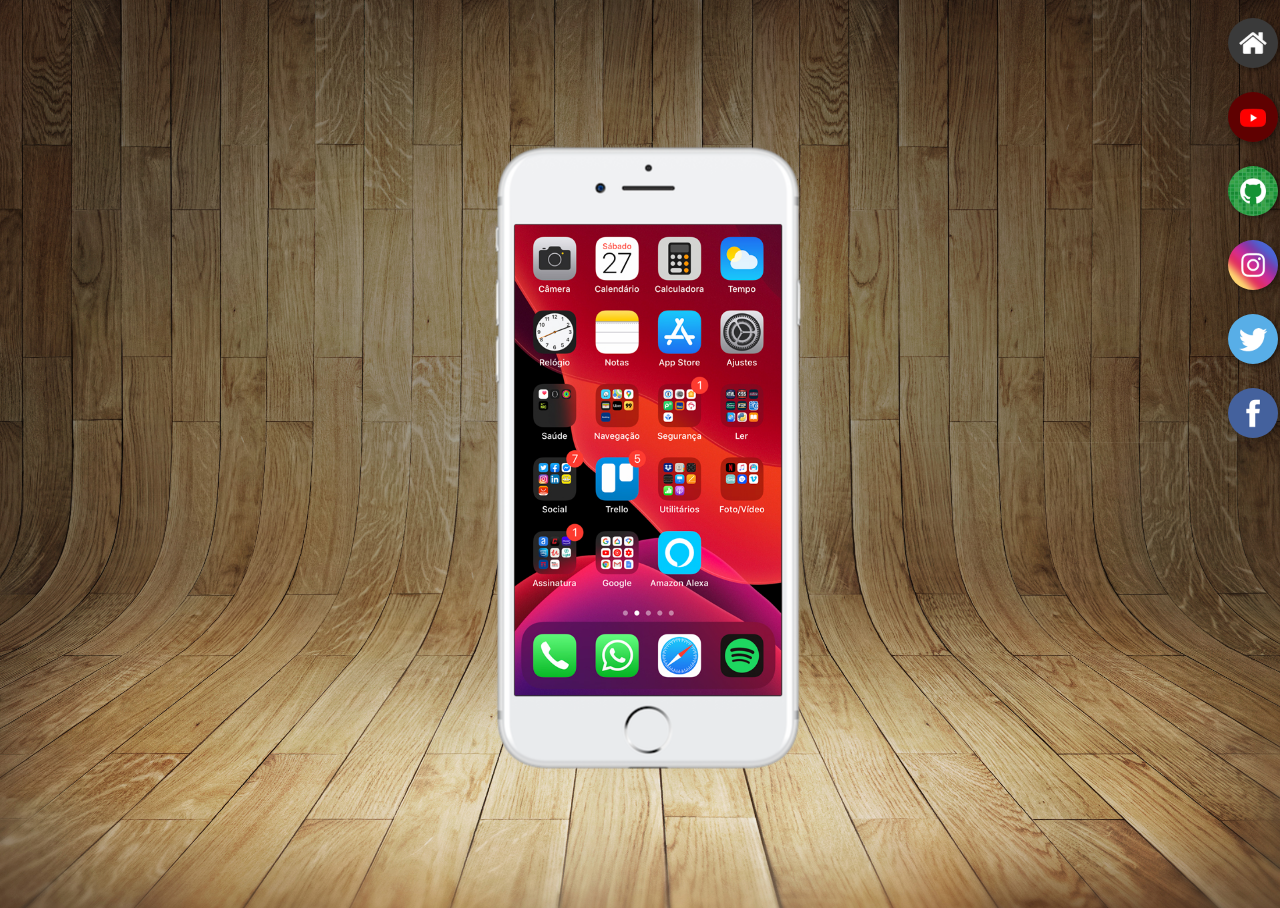
<file: index.html>
<!DOCTYPE html>
<html lang="pt-br">

<head>
    <meta charset="UTF-8">
    <meta http-equiv="X-UA-Compatible" content="IE=edge">
    <meta name="viewport" content="width=device-width, initial-scale=1.0">
    <link rel="shortcut icon" href="favicon.ico" type="image/x-icon">
    <link rel="stylesheet" href="estilos/style.css">
    <title>Projetos Redes Sociais</title>

</head>

<body>
    <main>
        <section id="telefone">
            <iframe src="home.html" frameborder="0" name="tela" id="tela"></iframe>
        </section>

        <section id="redes-sociais">
            <a href="home.html" target="tela"><img src="imagens/logo-home.jpg" alt="home"></a> <br>
            <a href="youtube.html" target="tela"><img src="imagens/logo-youtube.jpg" alt=" youtube"></a><br>
            <a href="github.html" target="tela"><img src="imagens/logo-github.jpg" alt="gitHub"></a><br>
            <a href="instagram.html" target="tela"><img src="imagens/logo-instagram.jpg" alt=" instagram"></a><br>
            <a href="twitter.html" target="tela"><img src="imagens/logo-twitter.jpg" alt="twitter"></a><br>
            <a href="facebook.html" target="tela"><img src="imagens/logo-facebook.jpg" alt="facebook"></a>

        </section>

    </main>
</body>

</html>
</file>
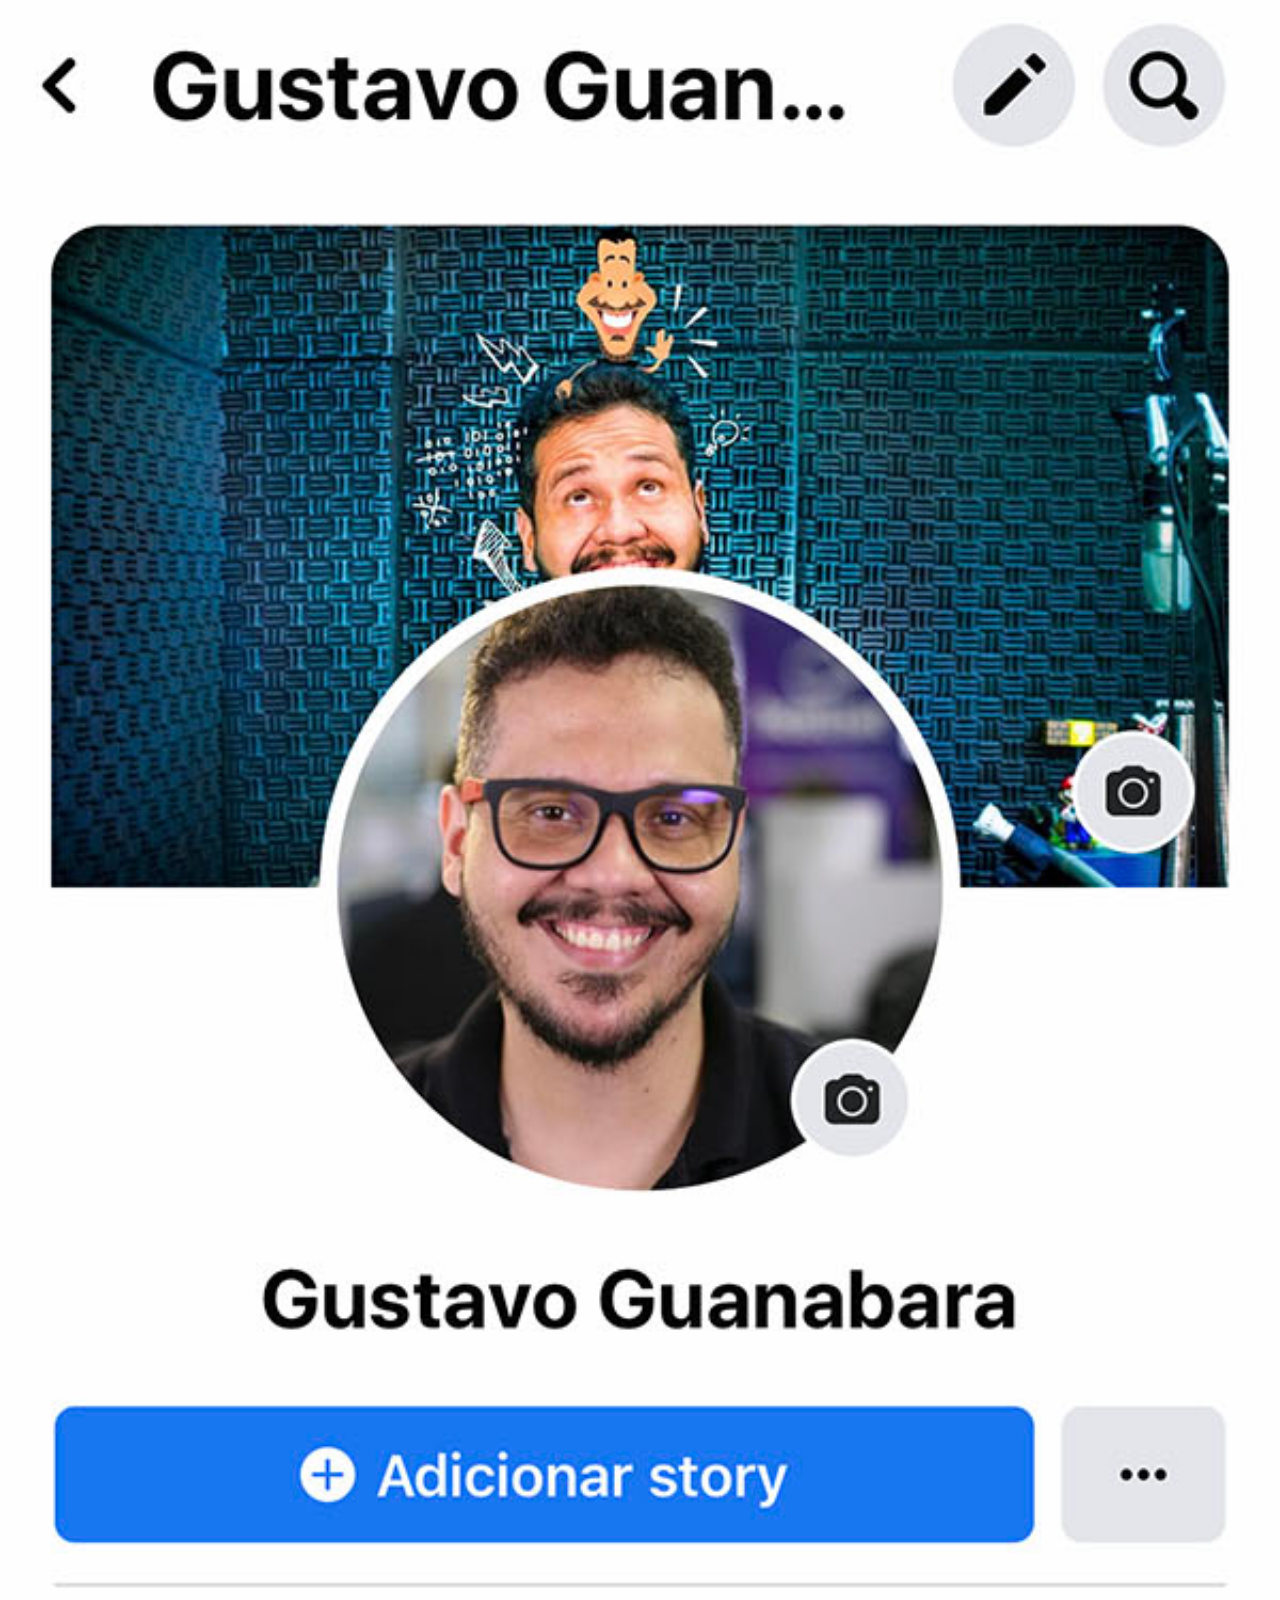
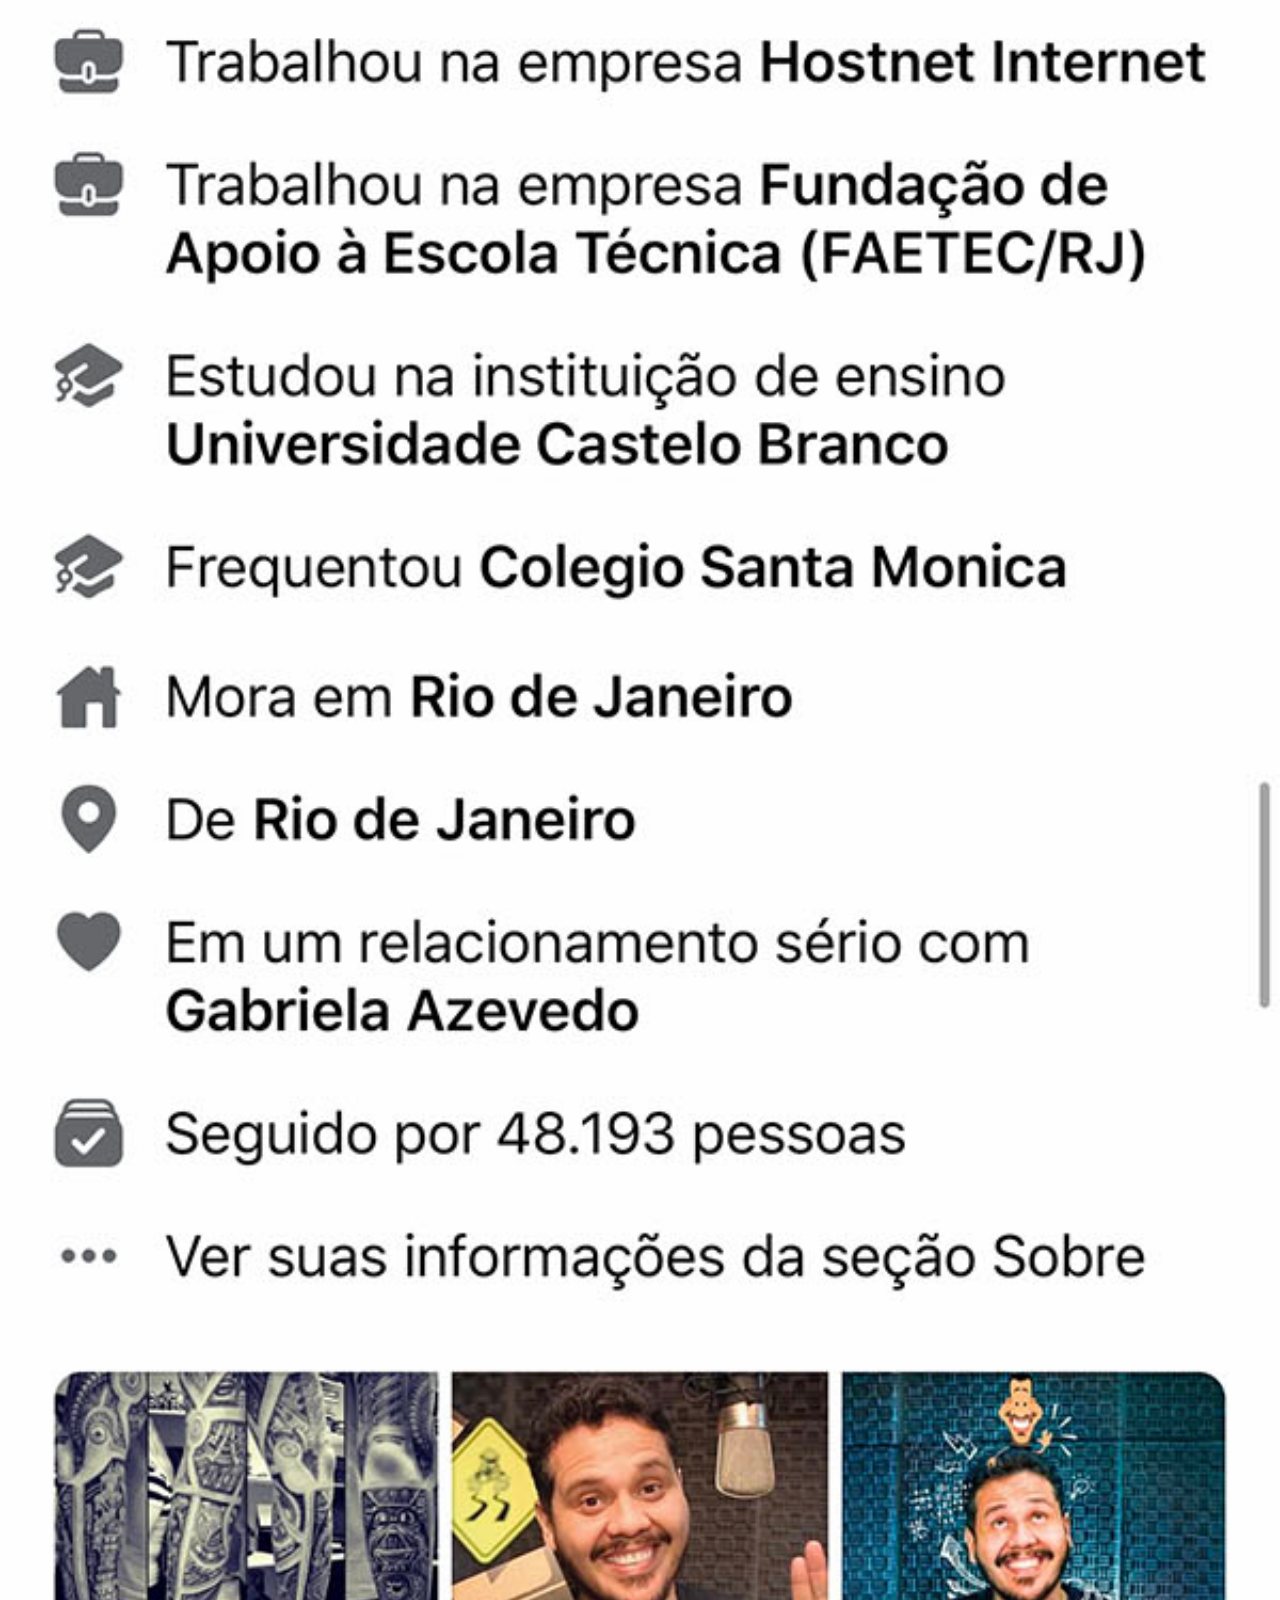
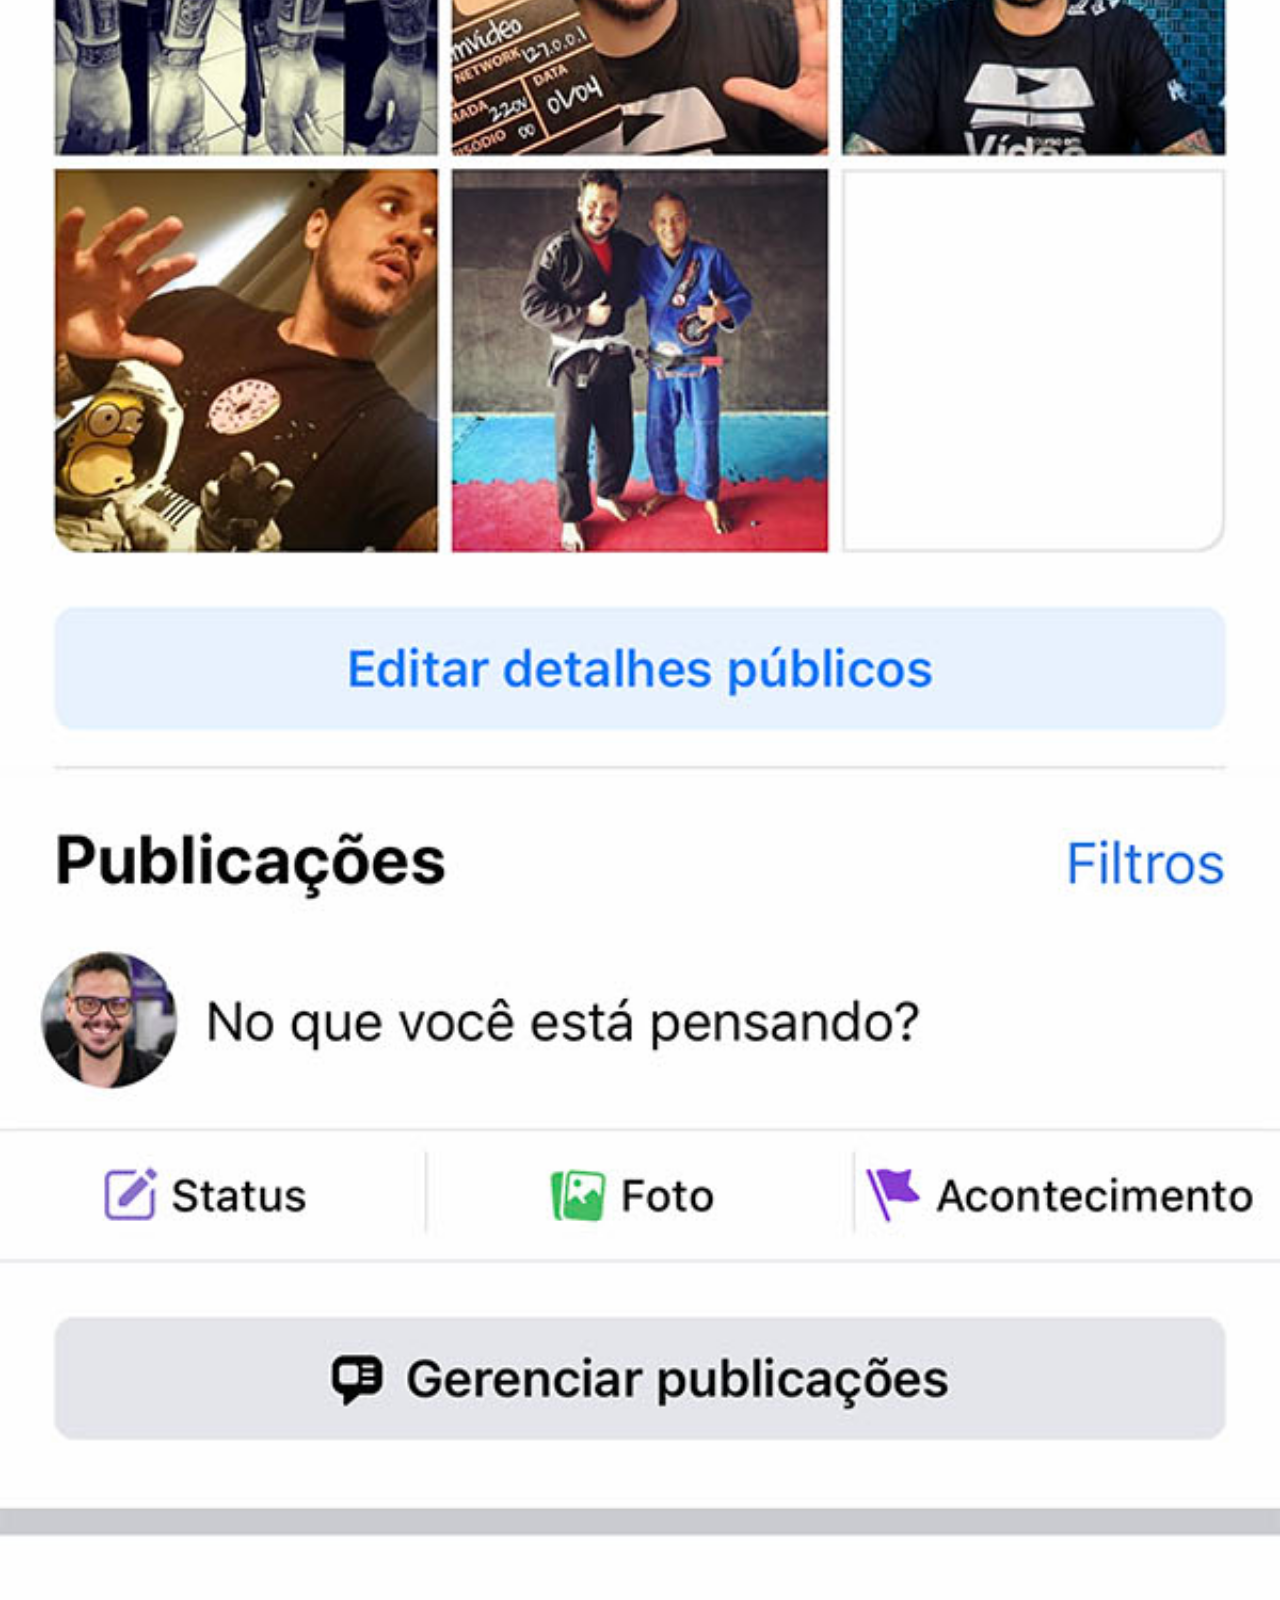
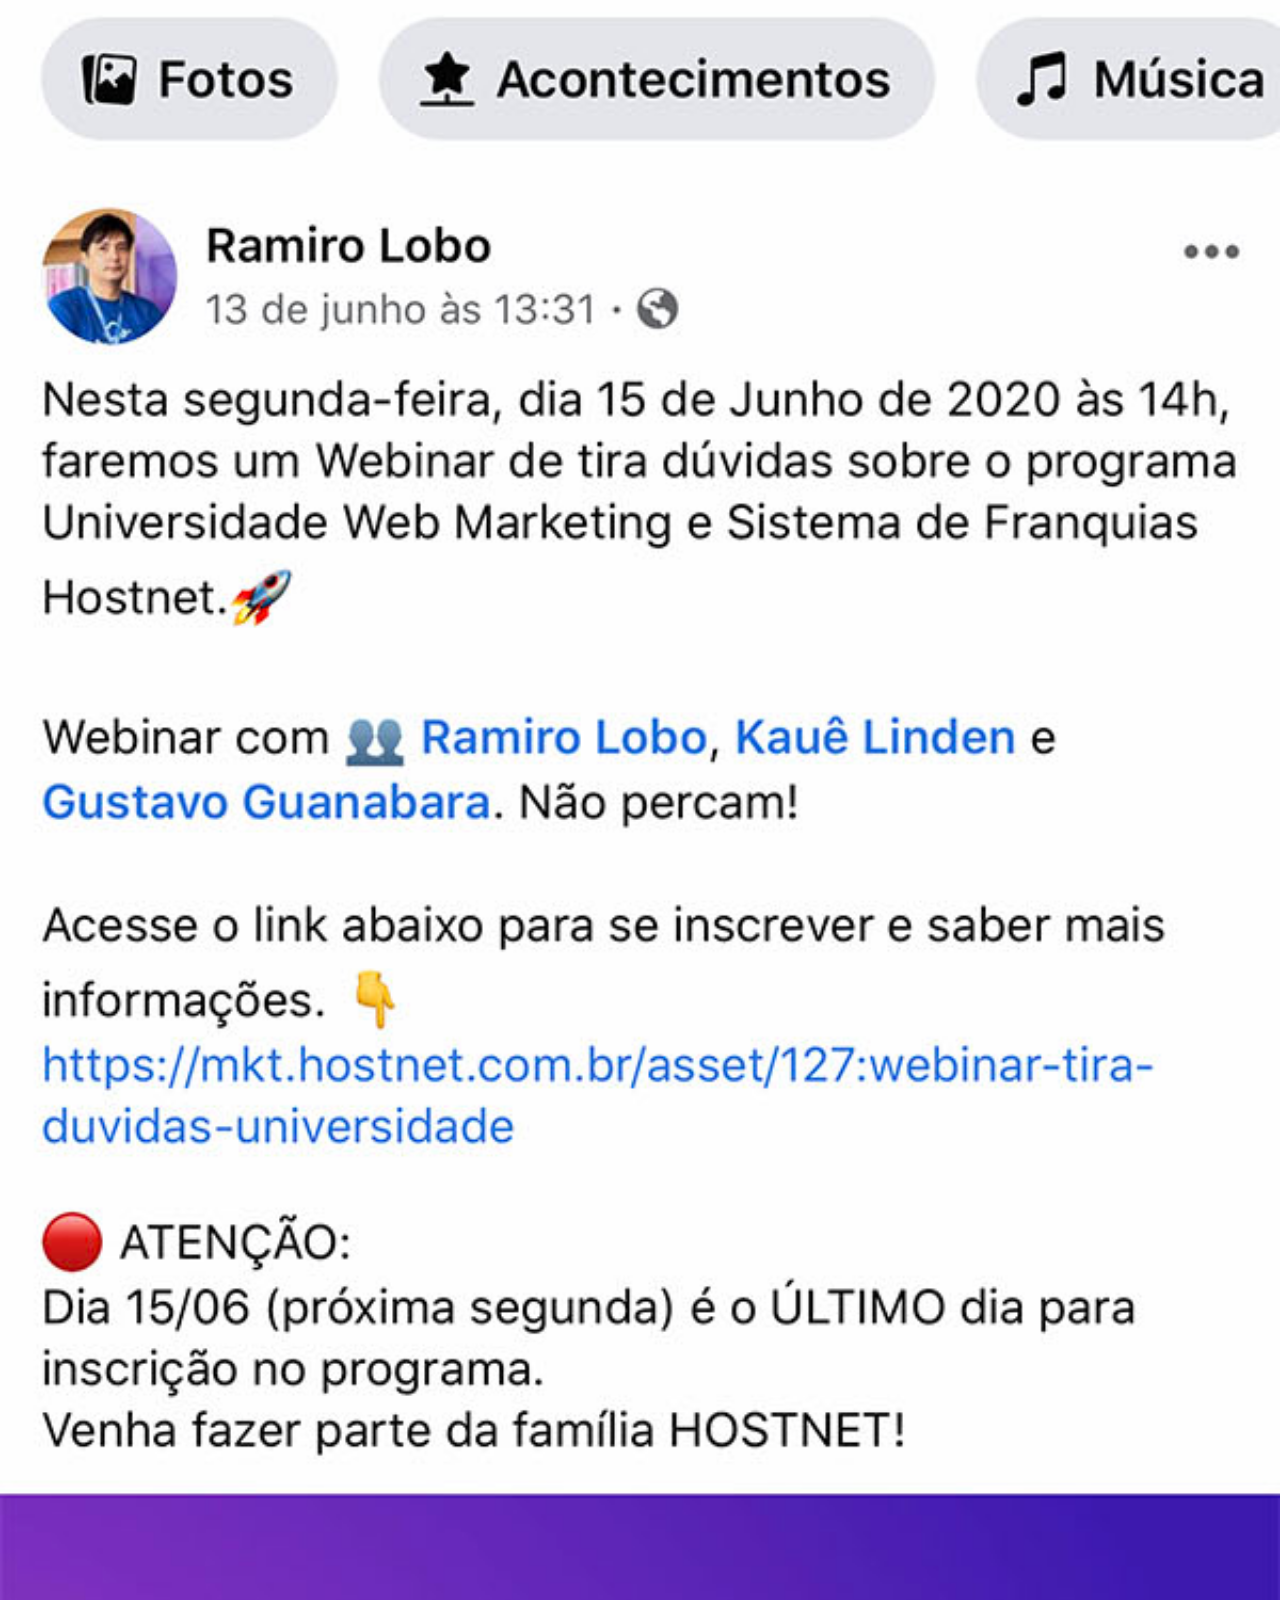
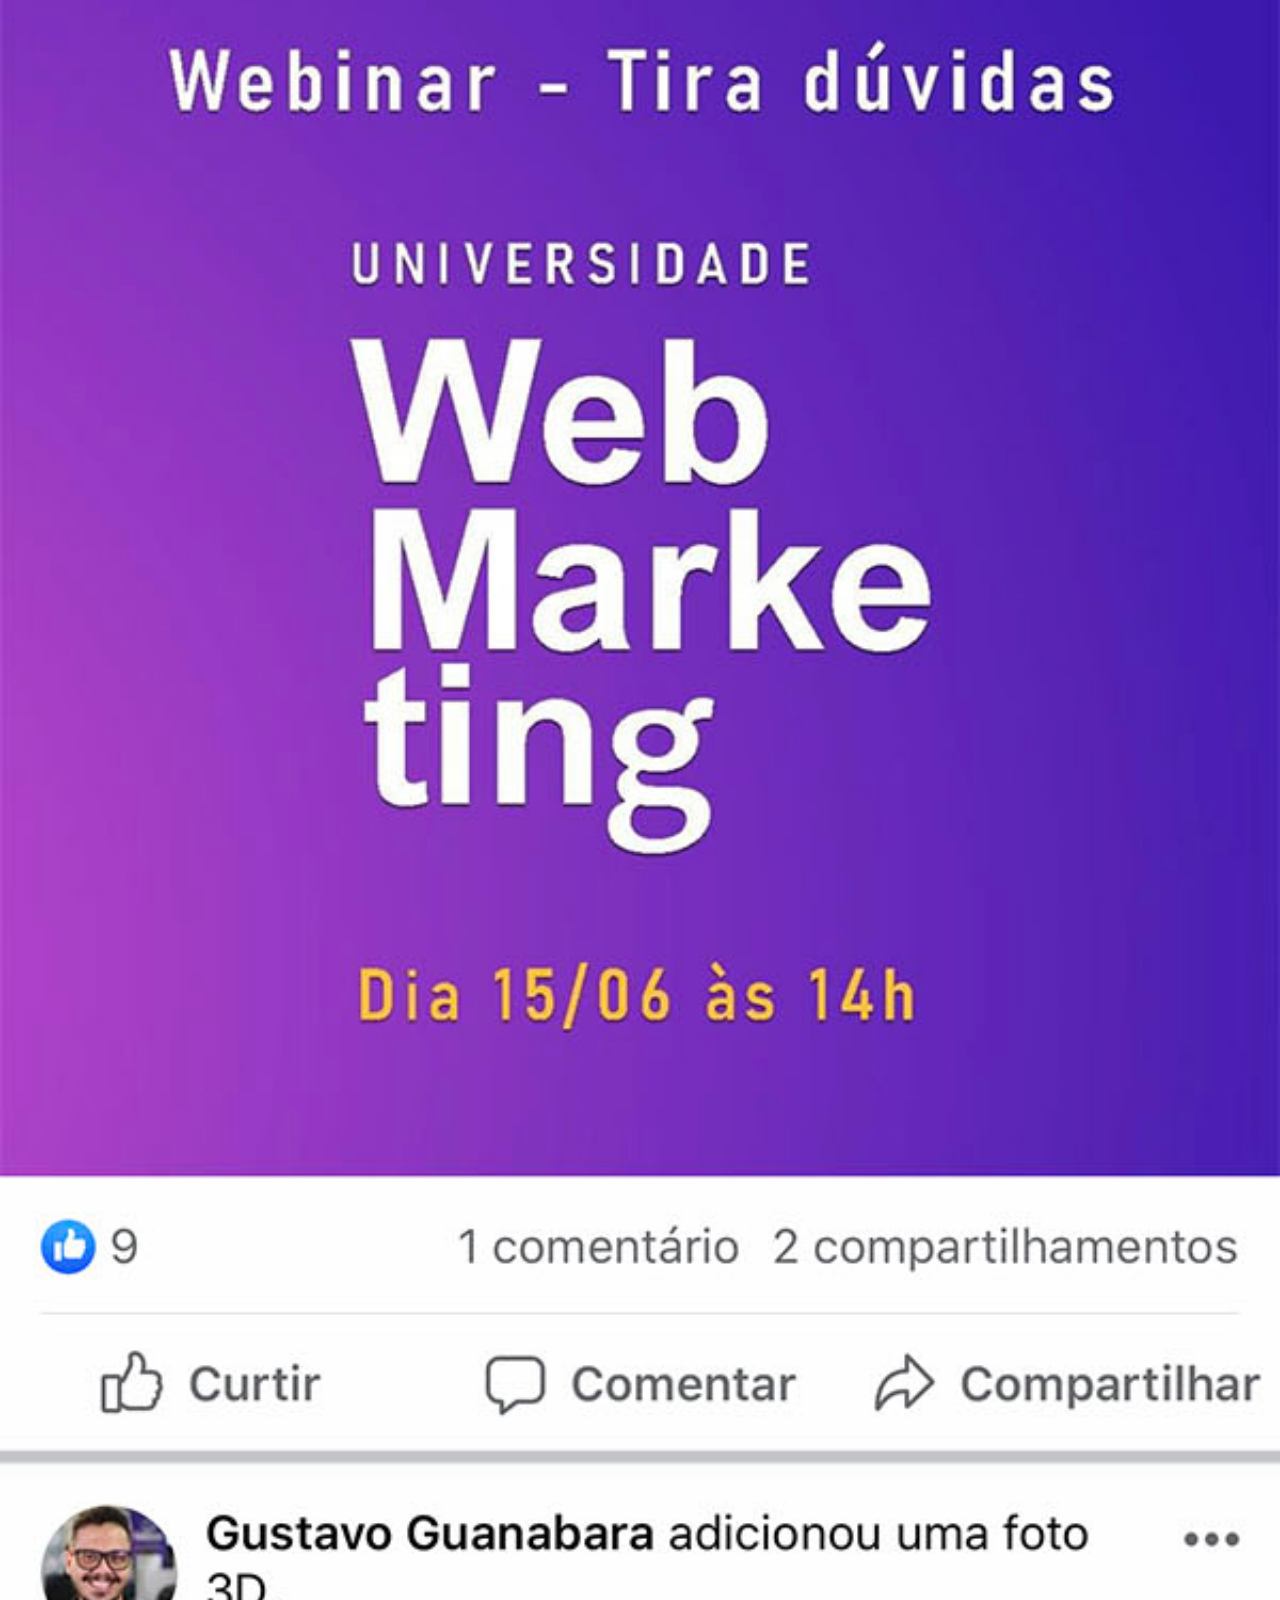
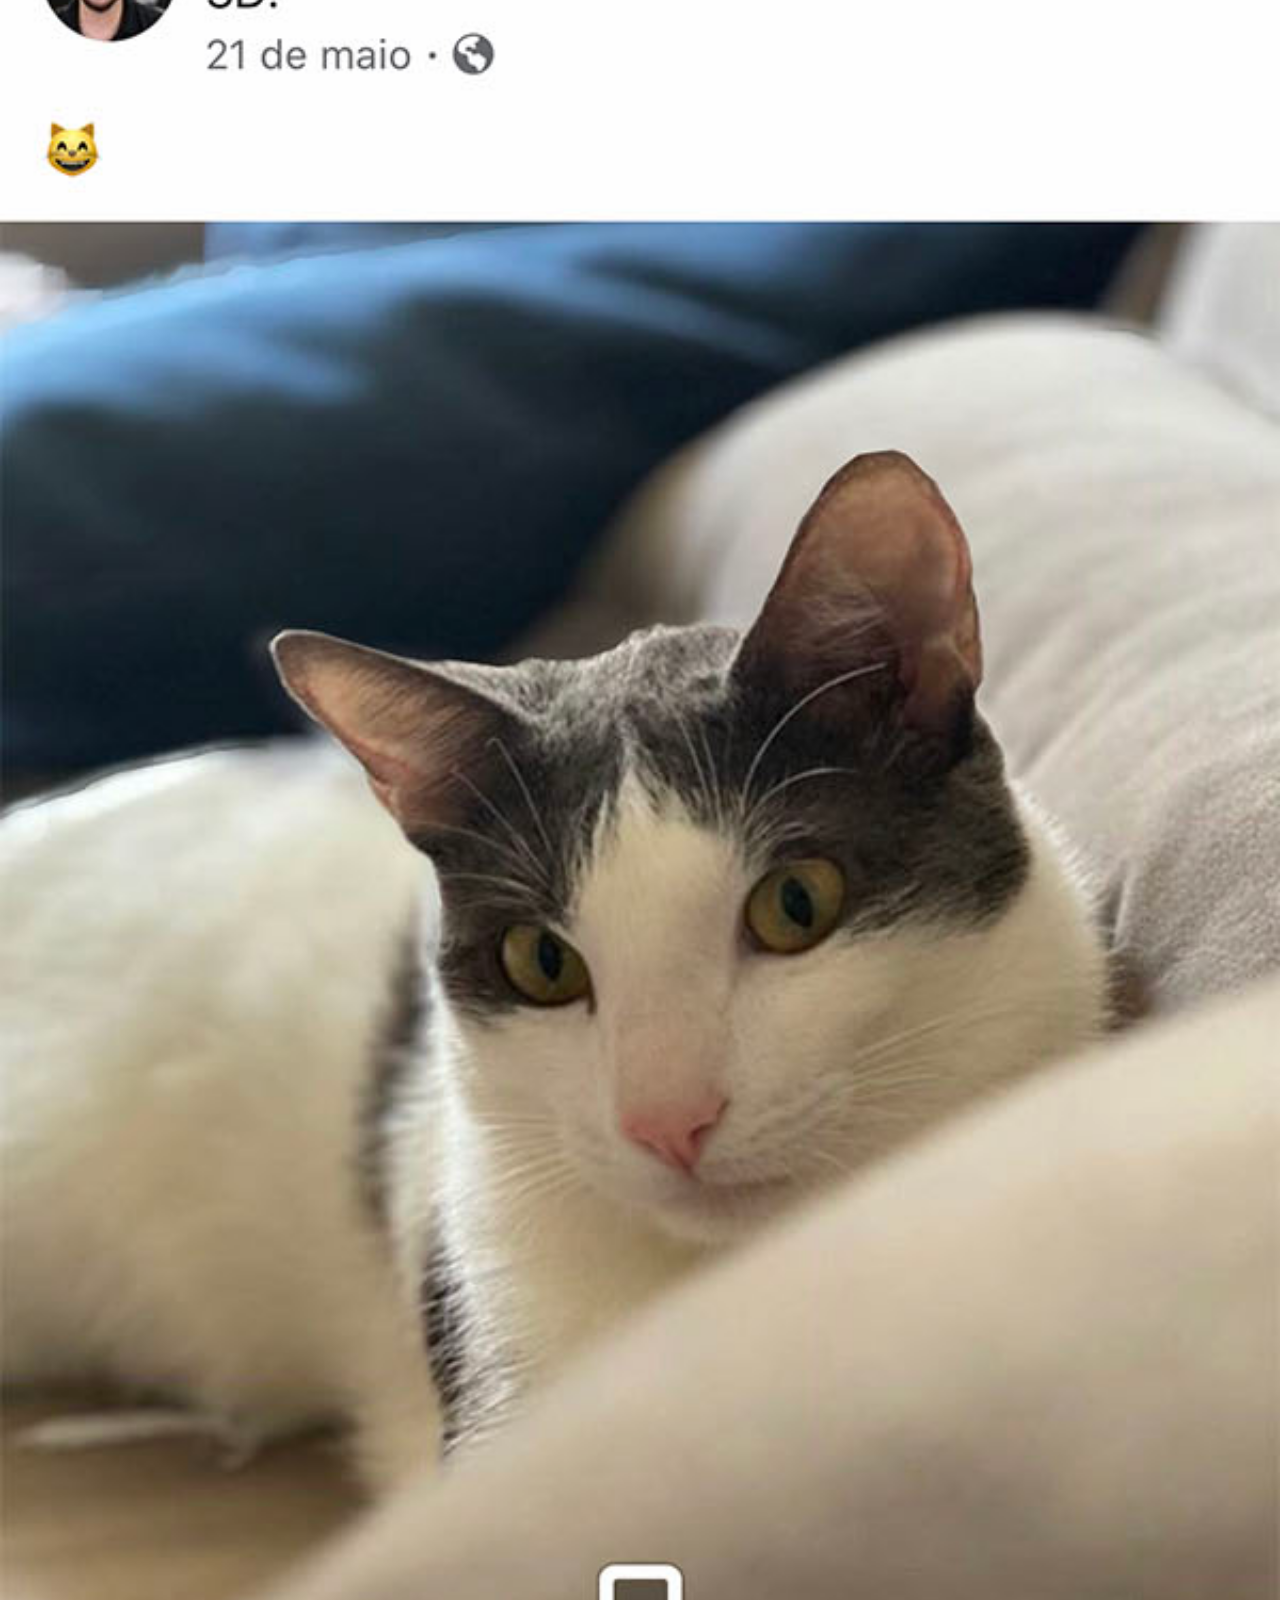
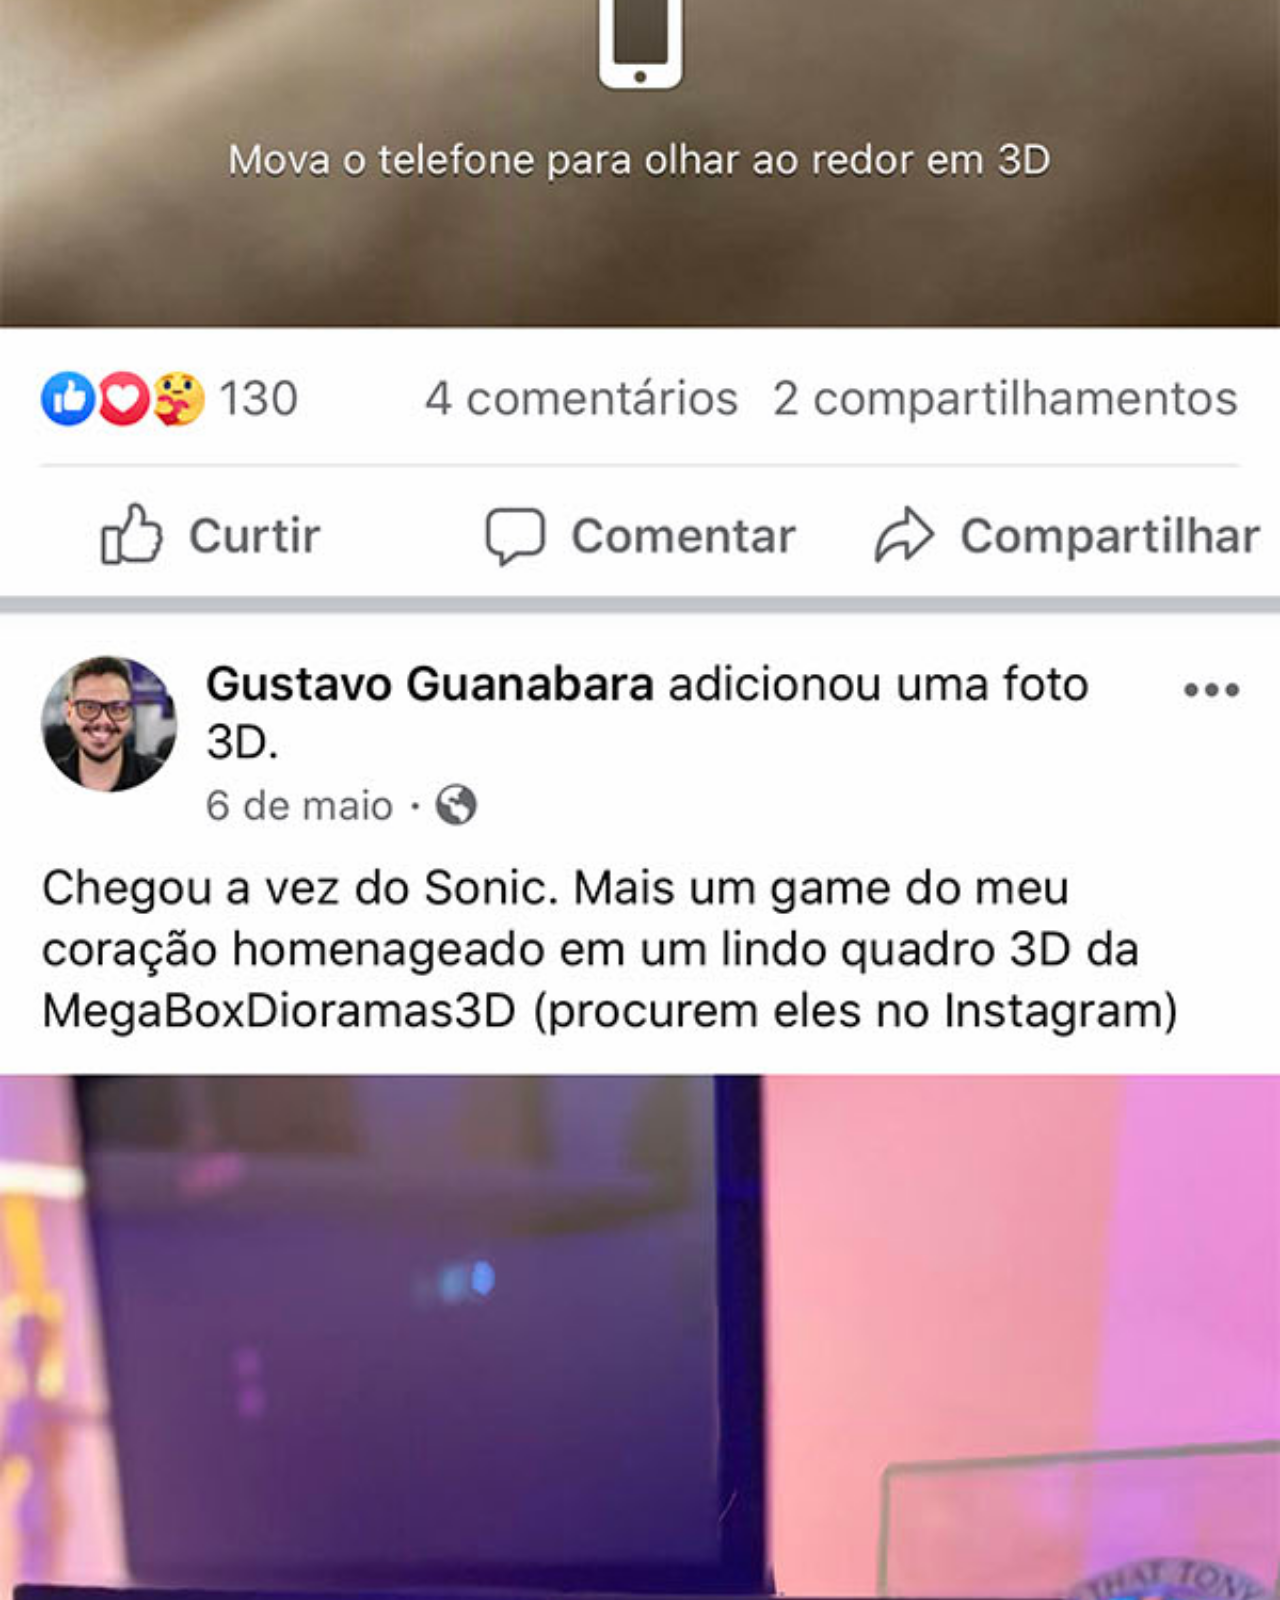
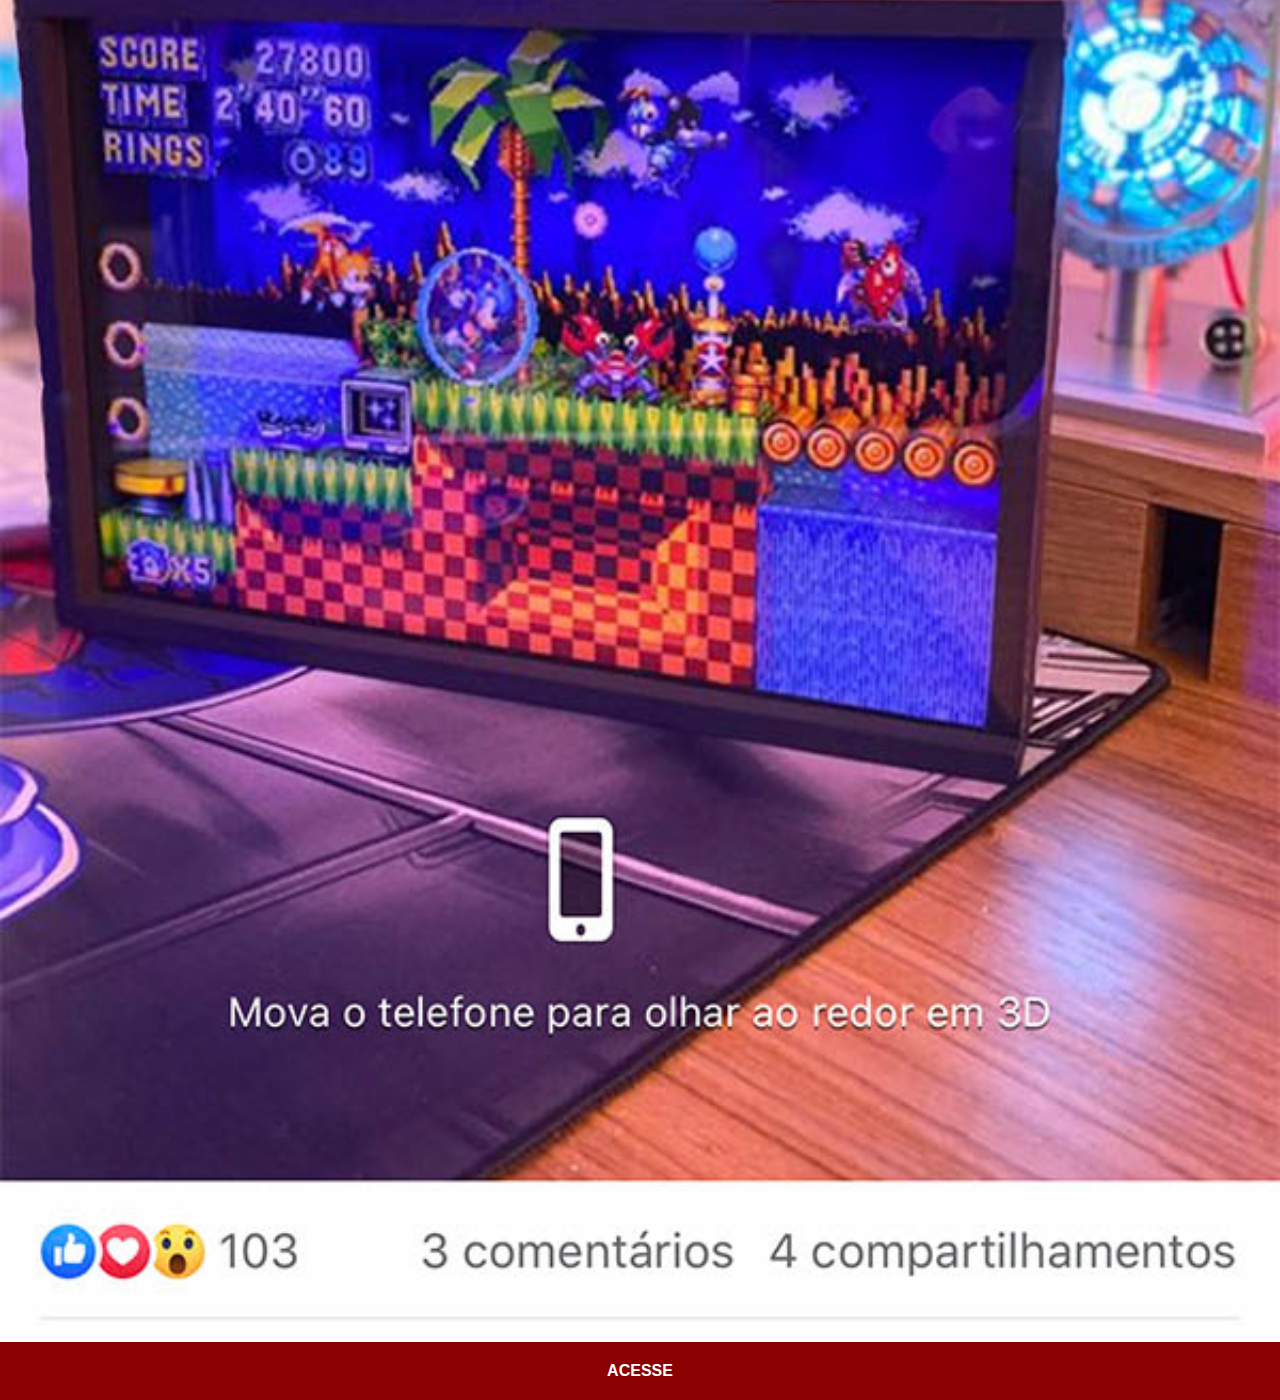
<file: facebook.html>
<!DOCTYPE html>
<html lang="pt-br">
<head>
    <meta charset="UTF-8">
    <meta http-equiv="X-UA-Compatible" content="IE=edge">
    <meta name="viewport" content="width=device-width, initial-scale=1.0">
    <title>Facebook</title>
    <link rel="stylesheet" href="estilos/social.css">
</head>
<body style="margin: 0;">
    <img src="imagens/tela-facebook.jpg" alt="facebook">
    <a href="https://www.facebook.com/joyce.almeida.528/" target="_blank">ACESSE</a>
    
</body>
</html>
</file>
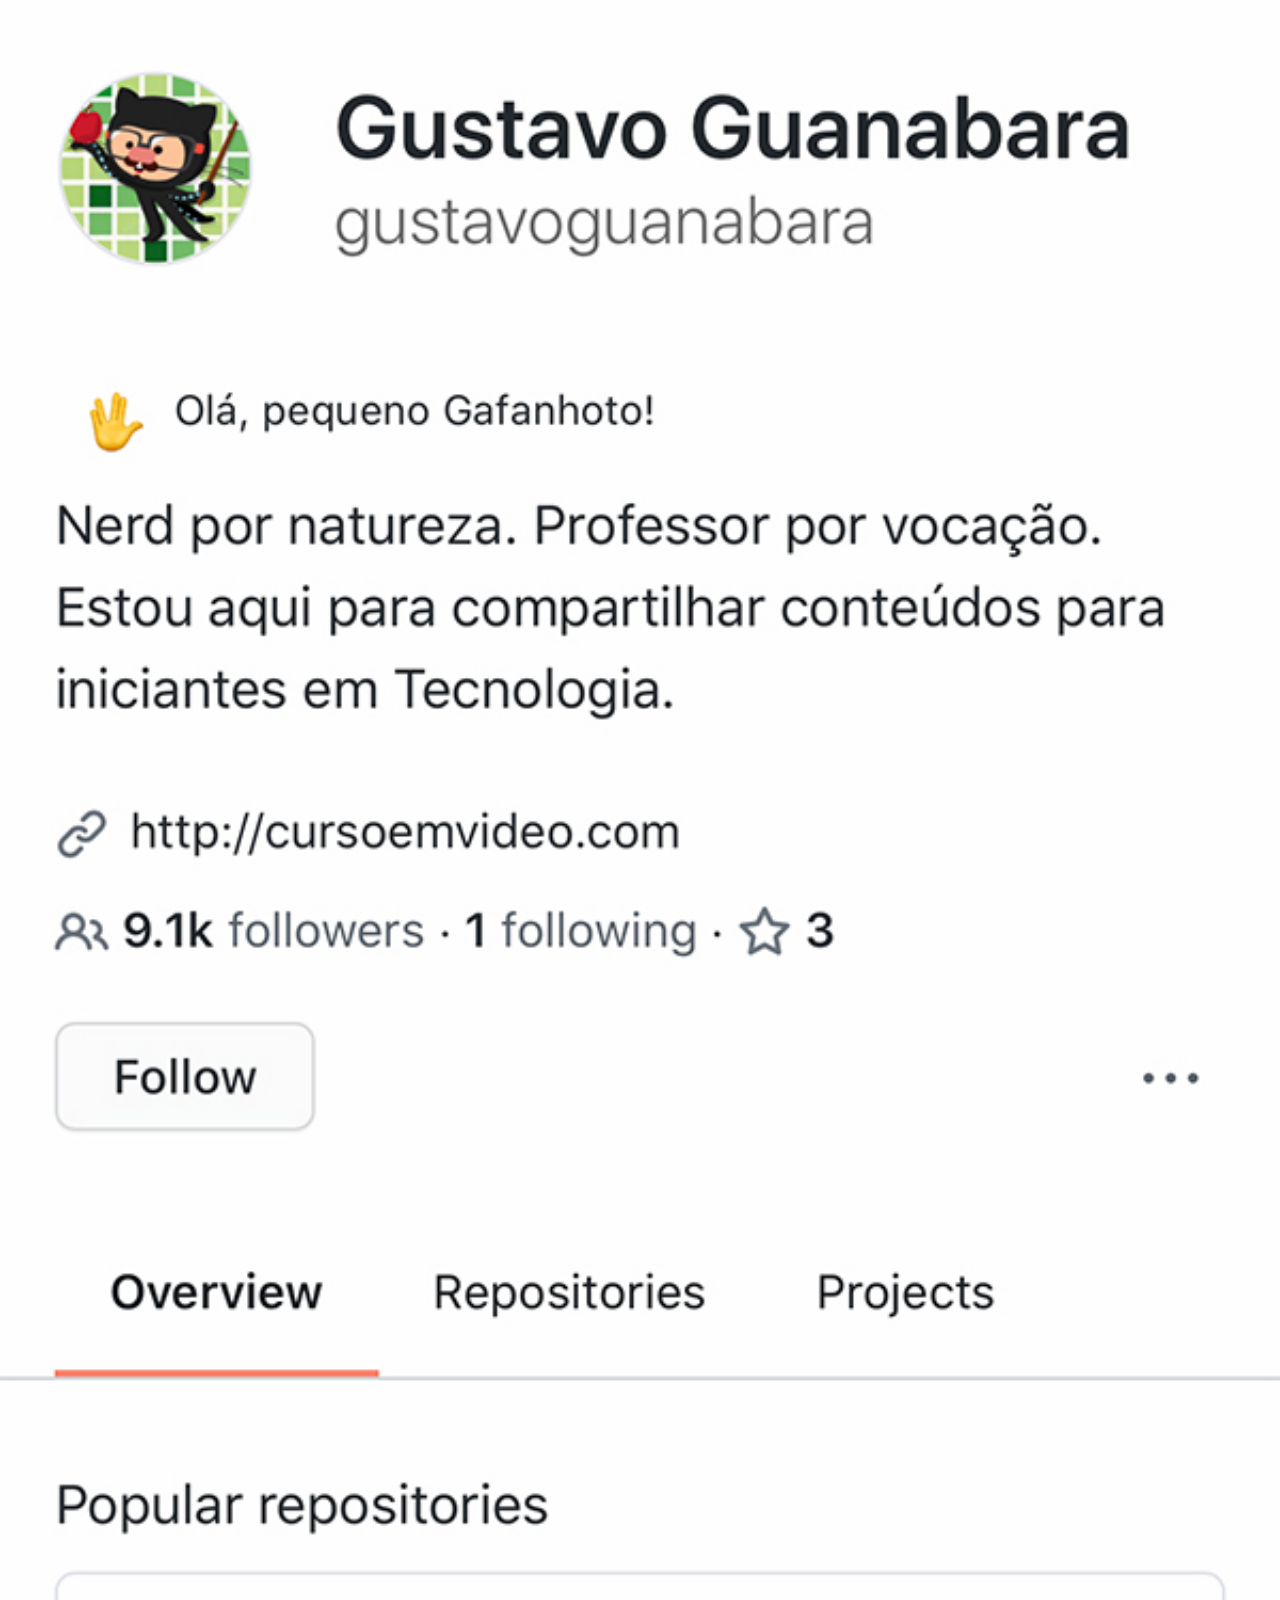
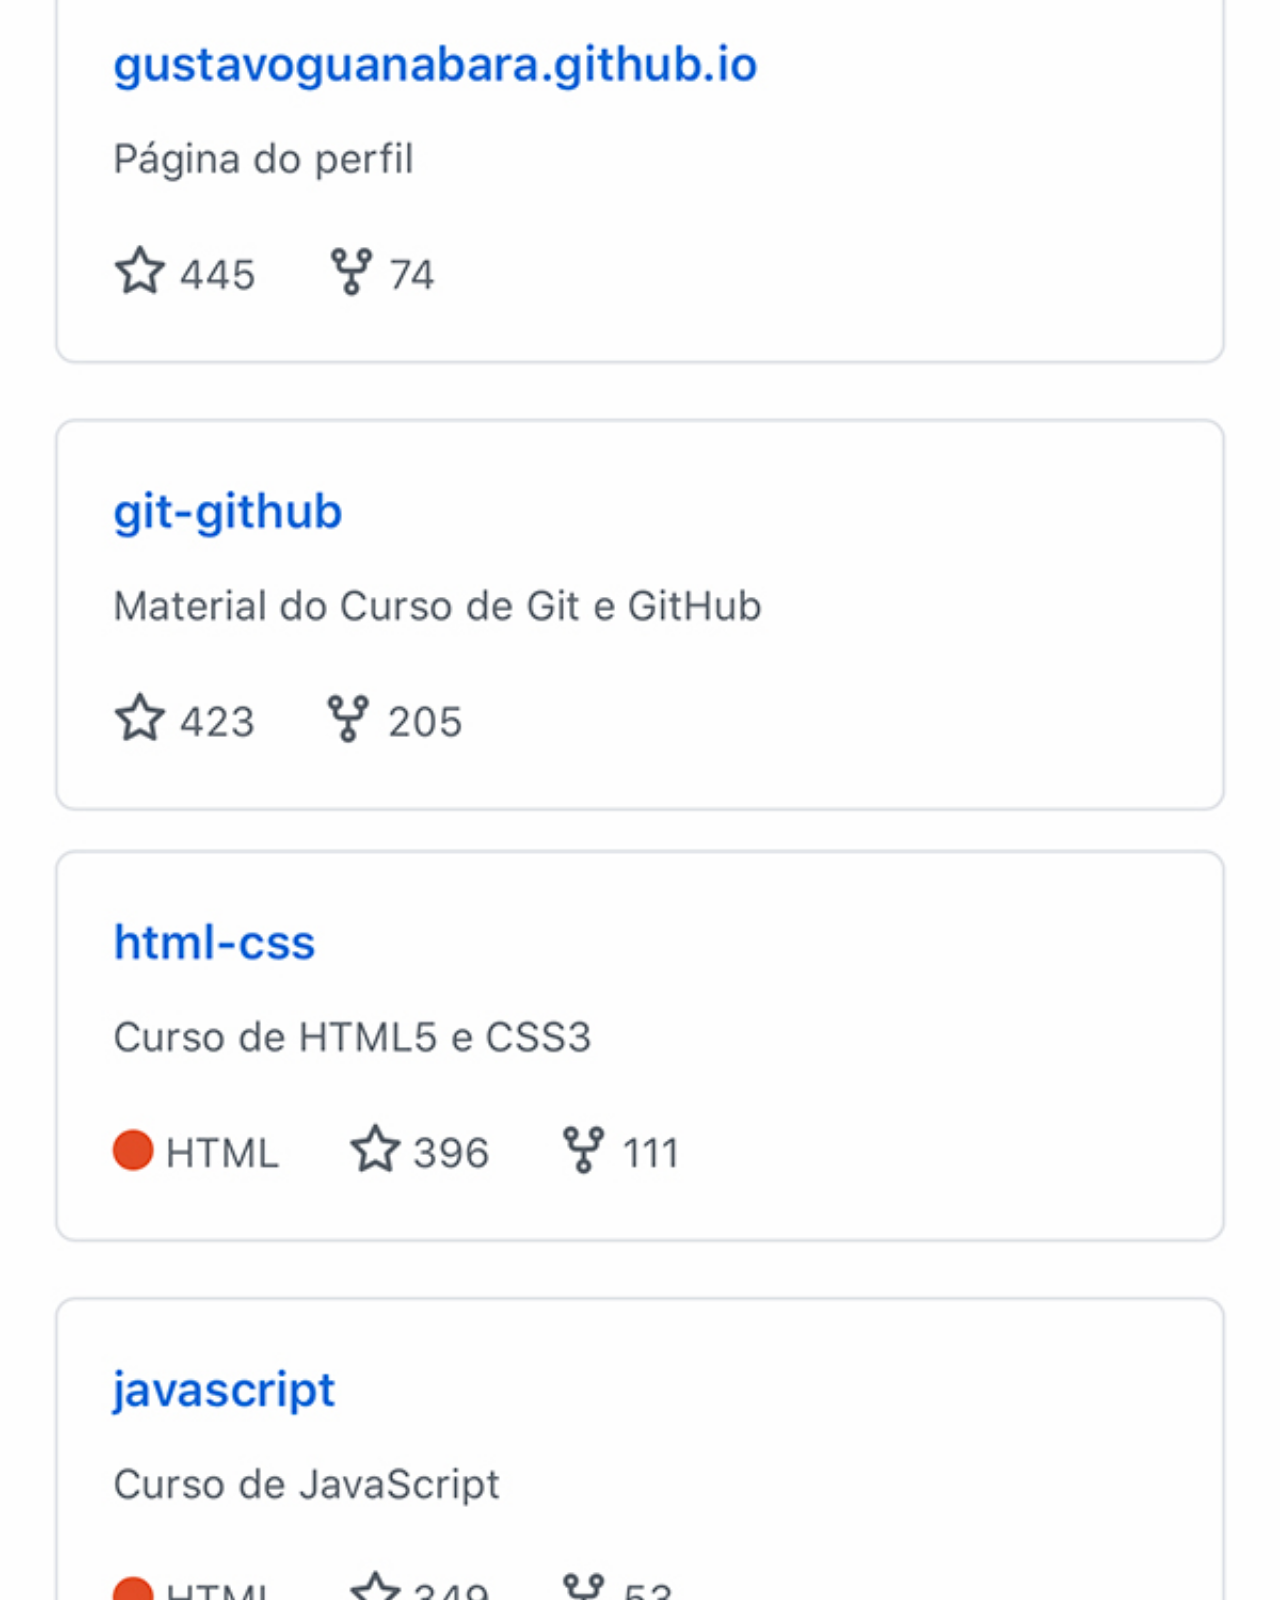
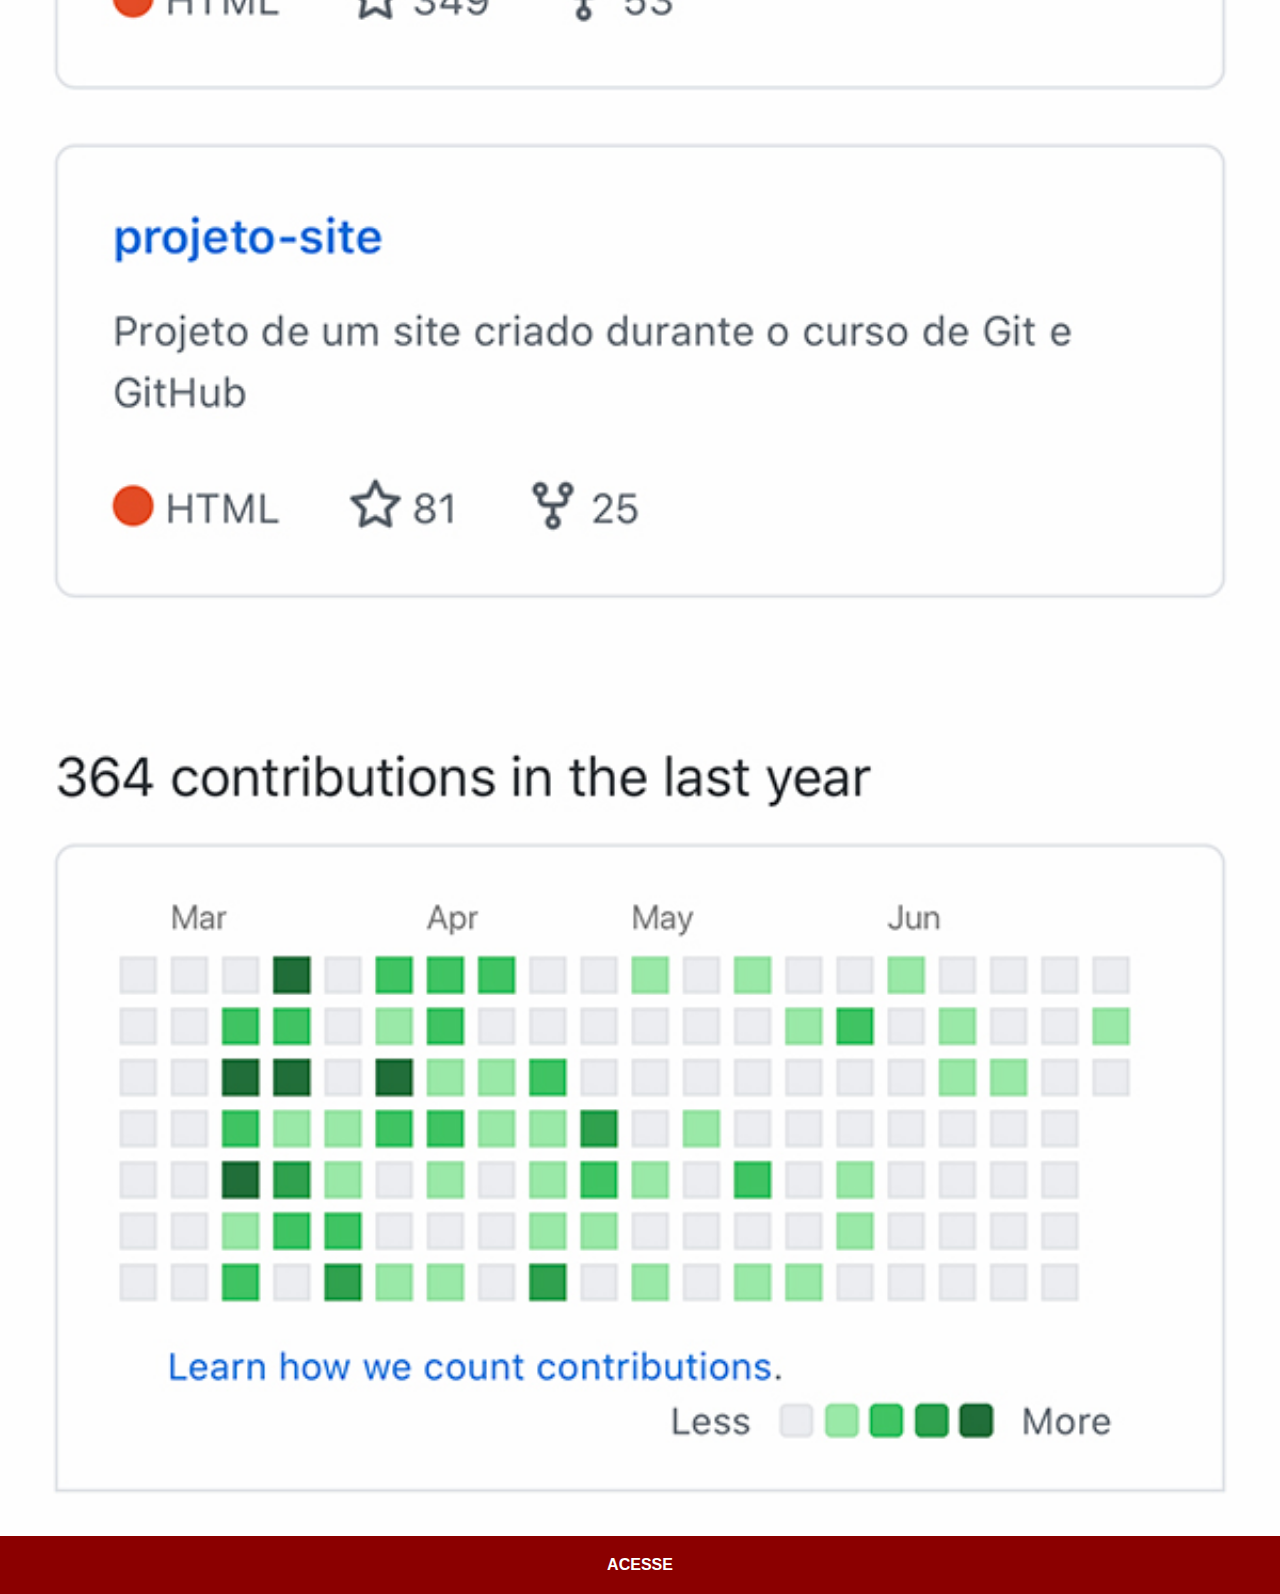
<file: github.html>
<!DOCTYPE html>
<html lang="pt-br">
<head>
    <meta charset="UTF-8">
    <meta http-equiv="X-UA-Compatible" content="IE=edge">
    <meta name="viewport" content="width=device-width, initial-scale=1.0">
    <title>Github</title>
    <link rel="stylesheet" href="estilos/social.css">
</head>
<body style="margin: 0;">
    <img src="imagens/tela-github.jpg" alt="github">
    <a href="https://github.com/JoyceAlmeidas" target="_blank">ACESSE</a>
</body>
</html>
</file>
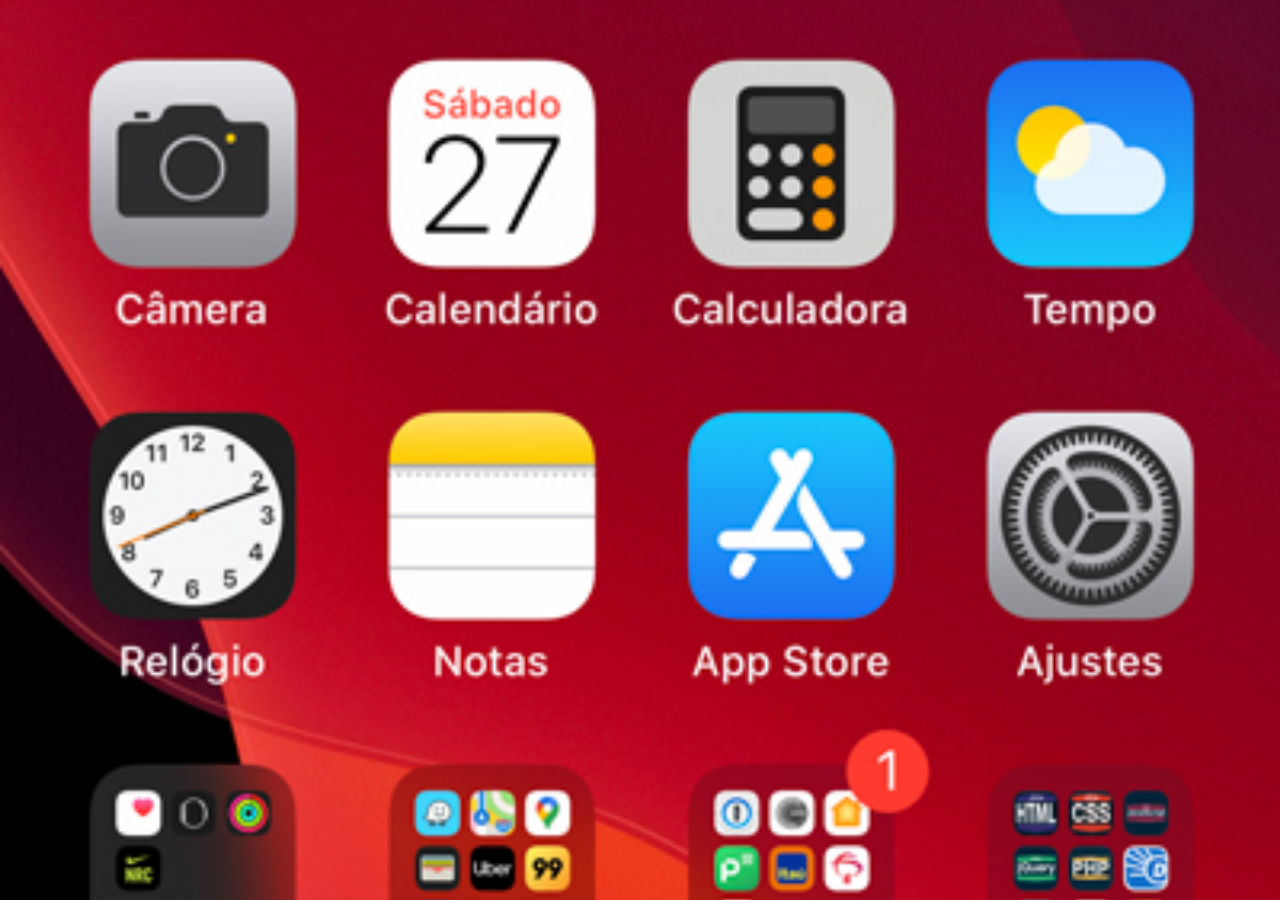
<file: home.html>
<!DOCTYPE html>
<html lang="pt-br">
<head>
    <meta charset="UTF-8">
    <meta http-equiv="X-UA-Compatible" content="IE=edge">
    <meta name="viewport" content="width=device-width, initial-scale=1.0">
    <title>Home</title>
</head>
<style>
    *{
        margin: 0px;
        padding: 0px;
    }
    body{
        width:100vw;
        height: 100vh;
        background:black url('imagens/tela-home.jpg') no-repeat top center ;
        background-size: cover;

    }
</style>
<body>
    
</body>
</html>
</file>
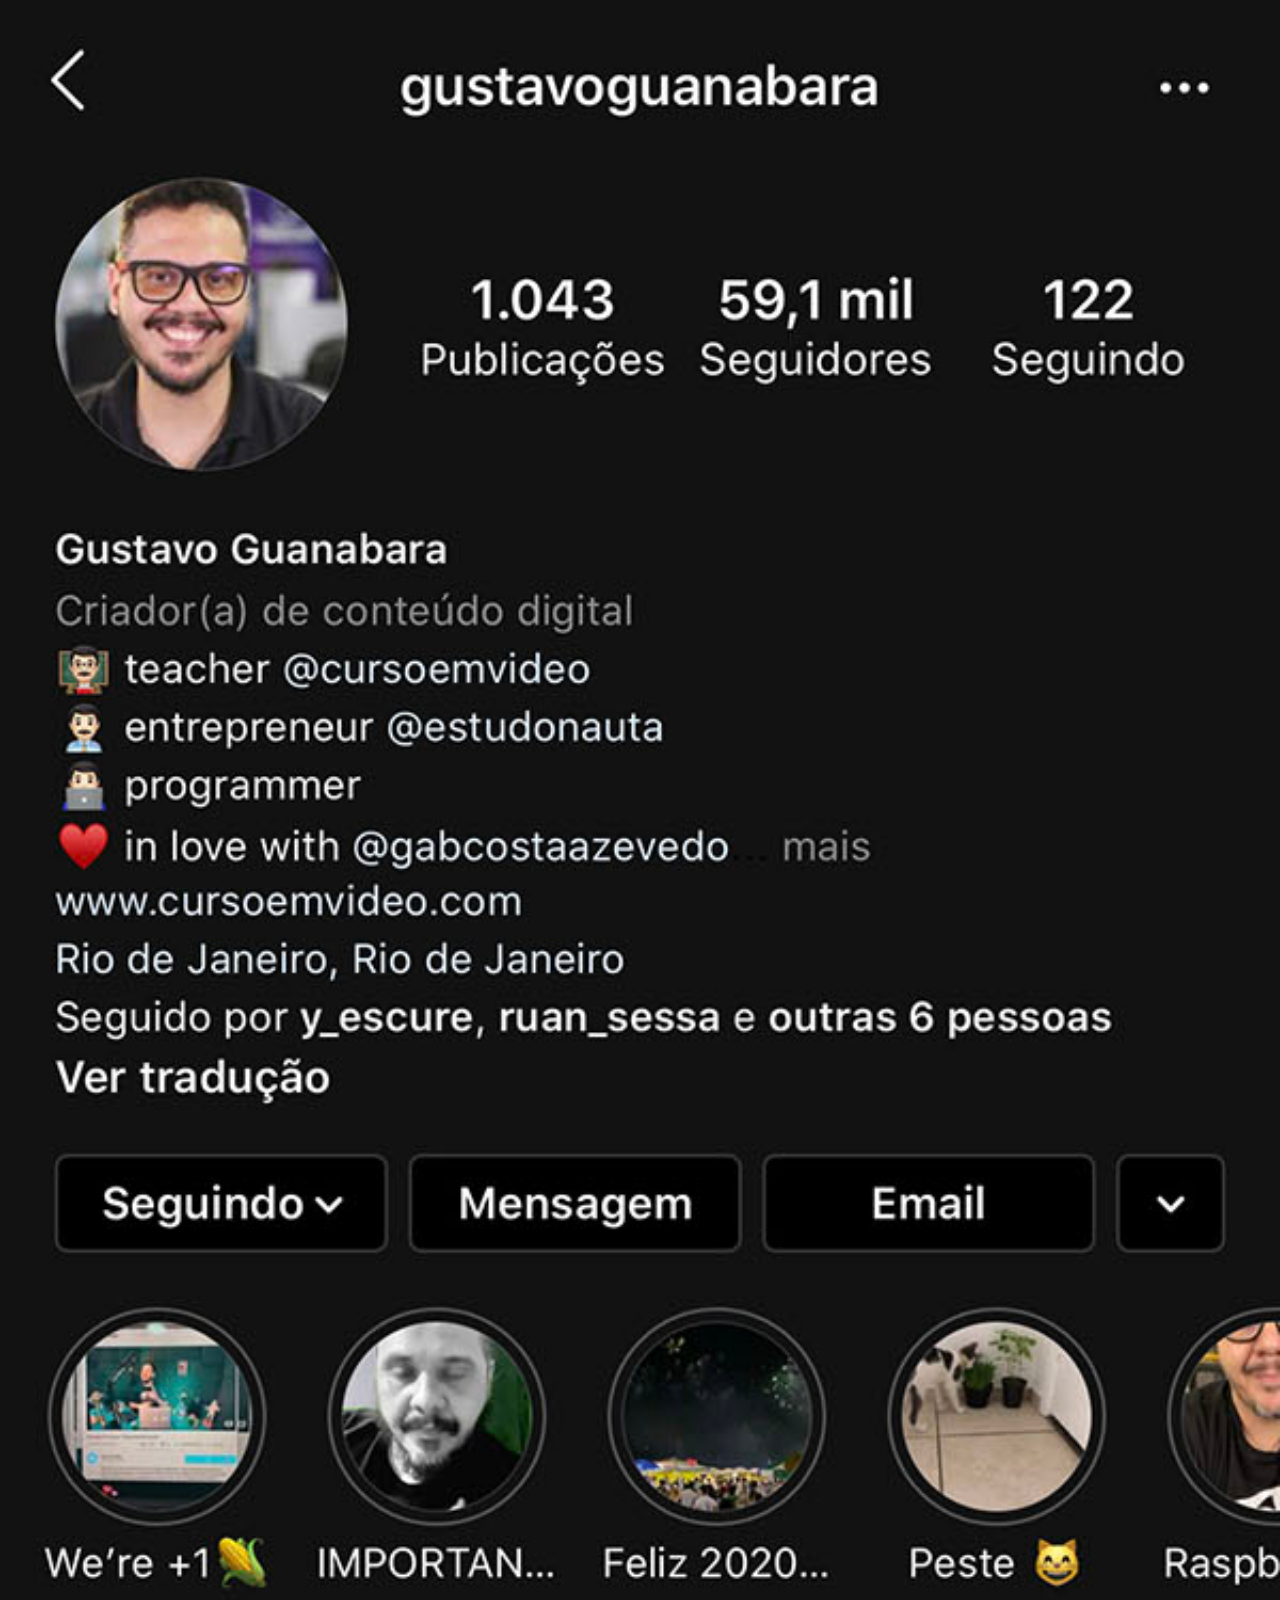
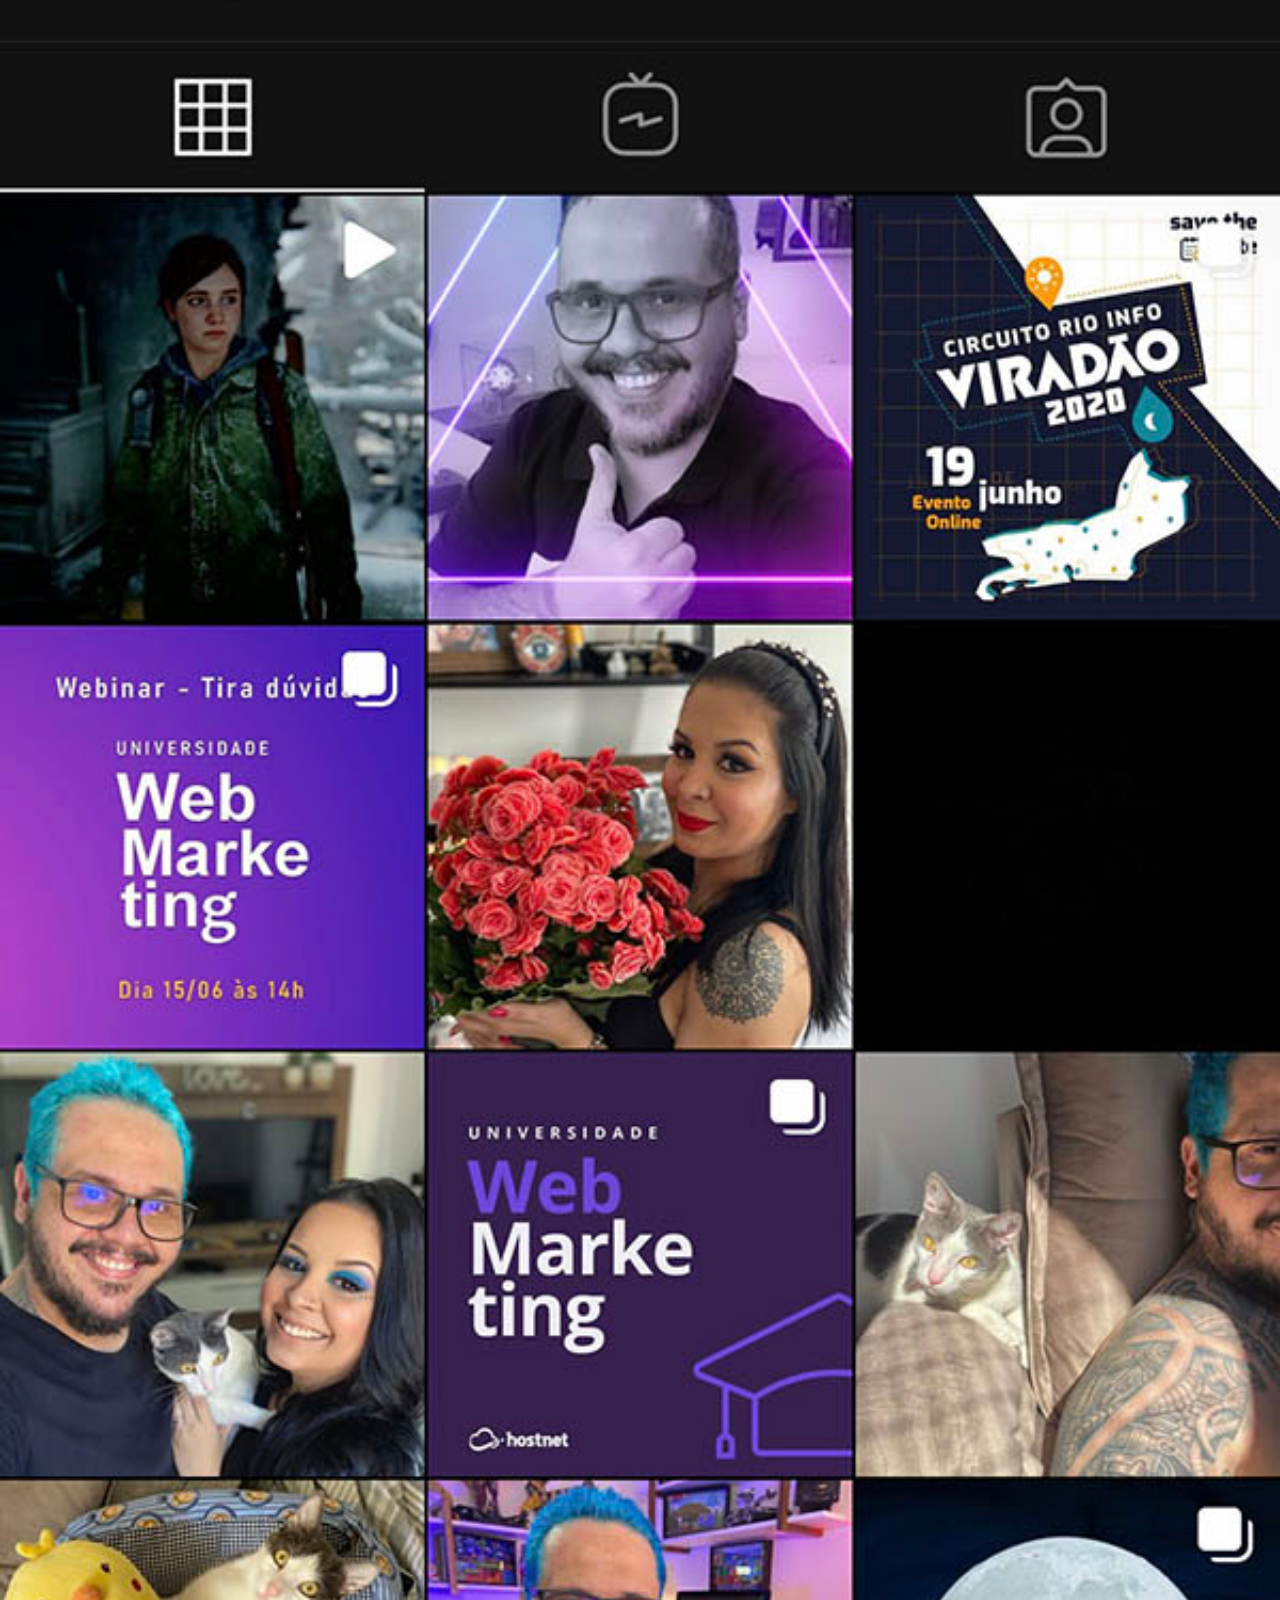
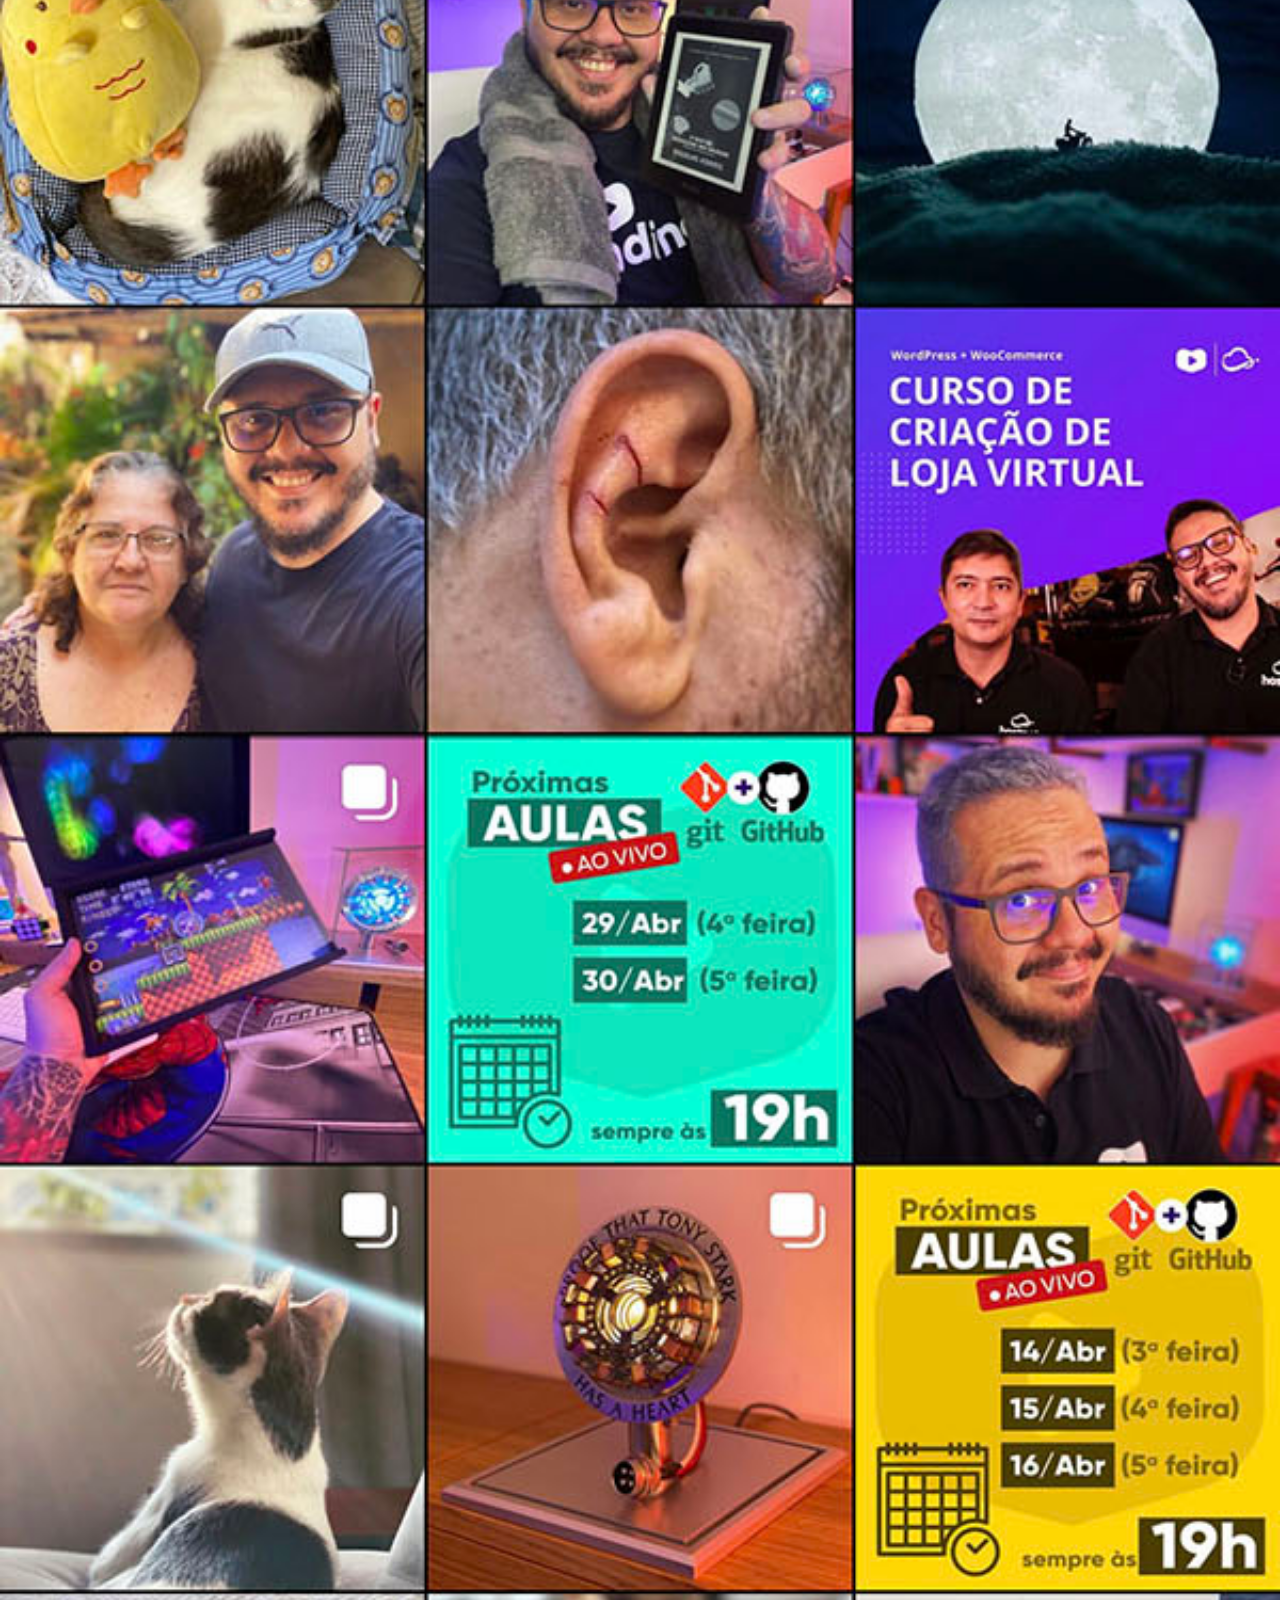
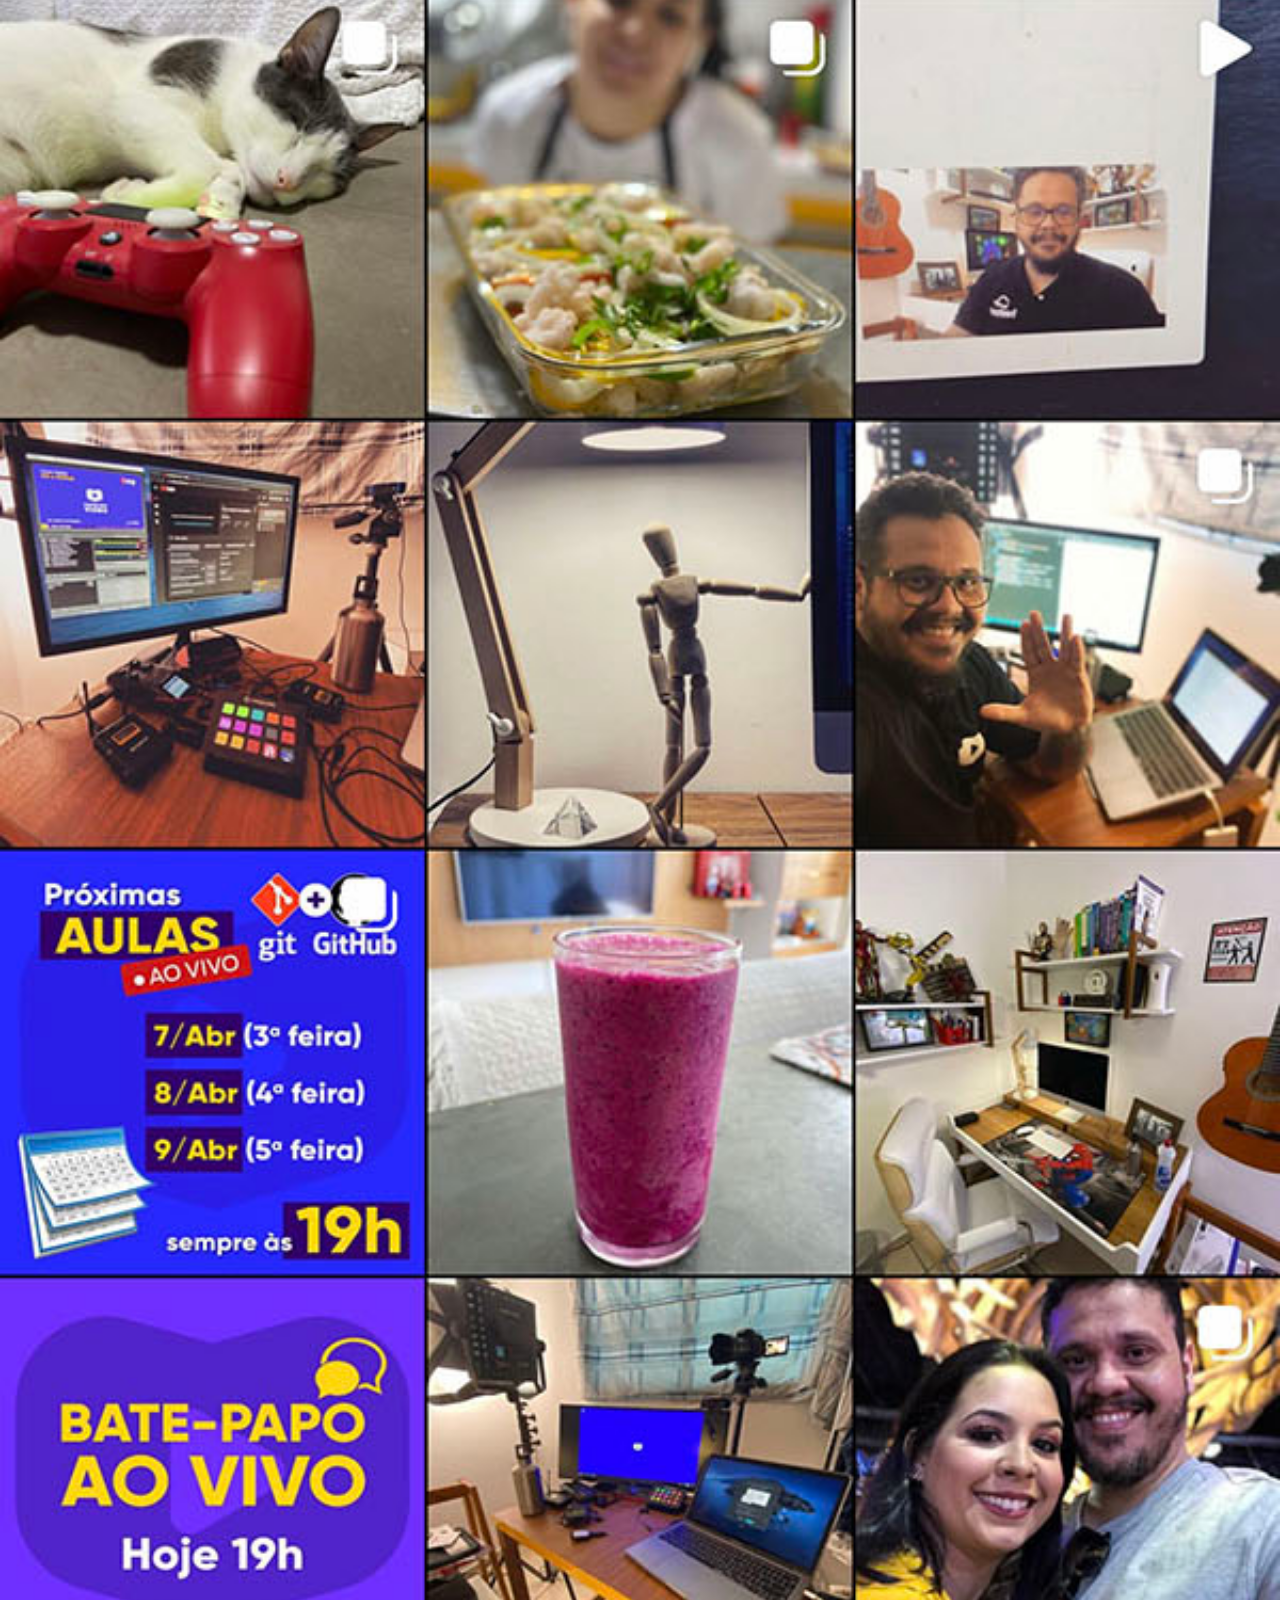
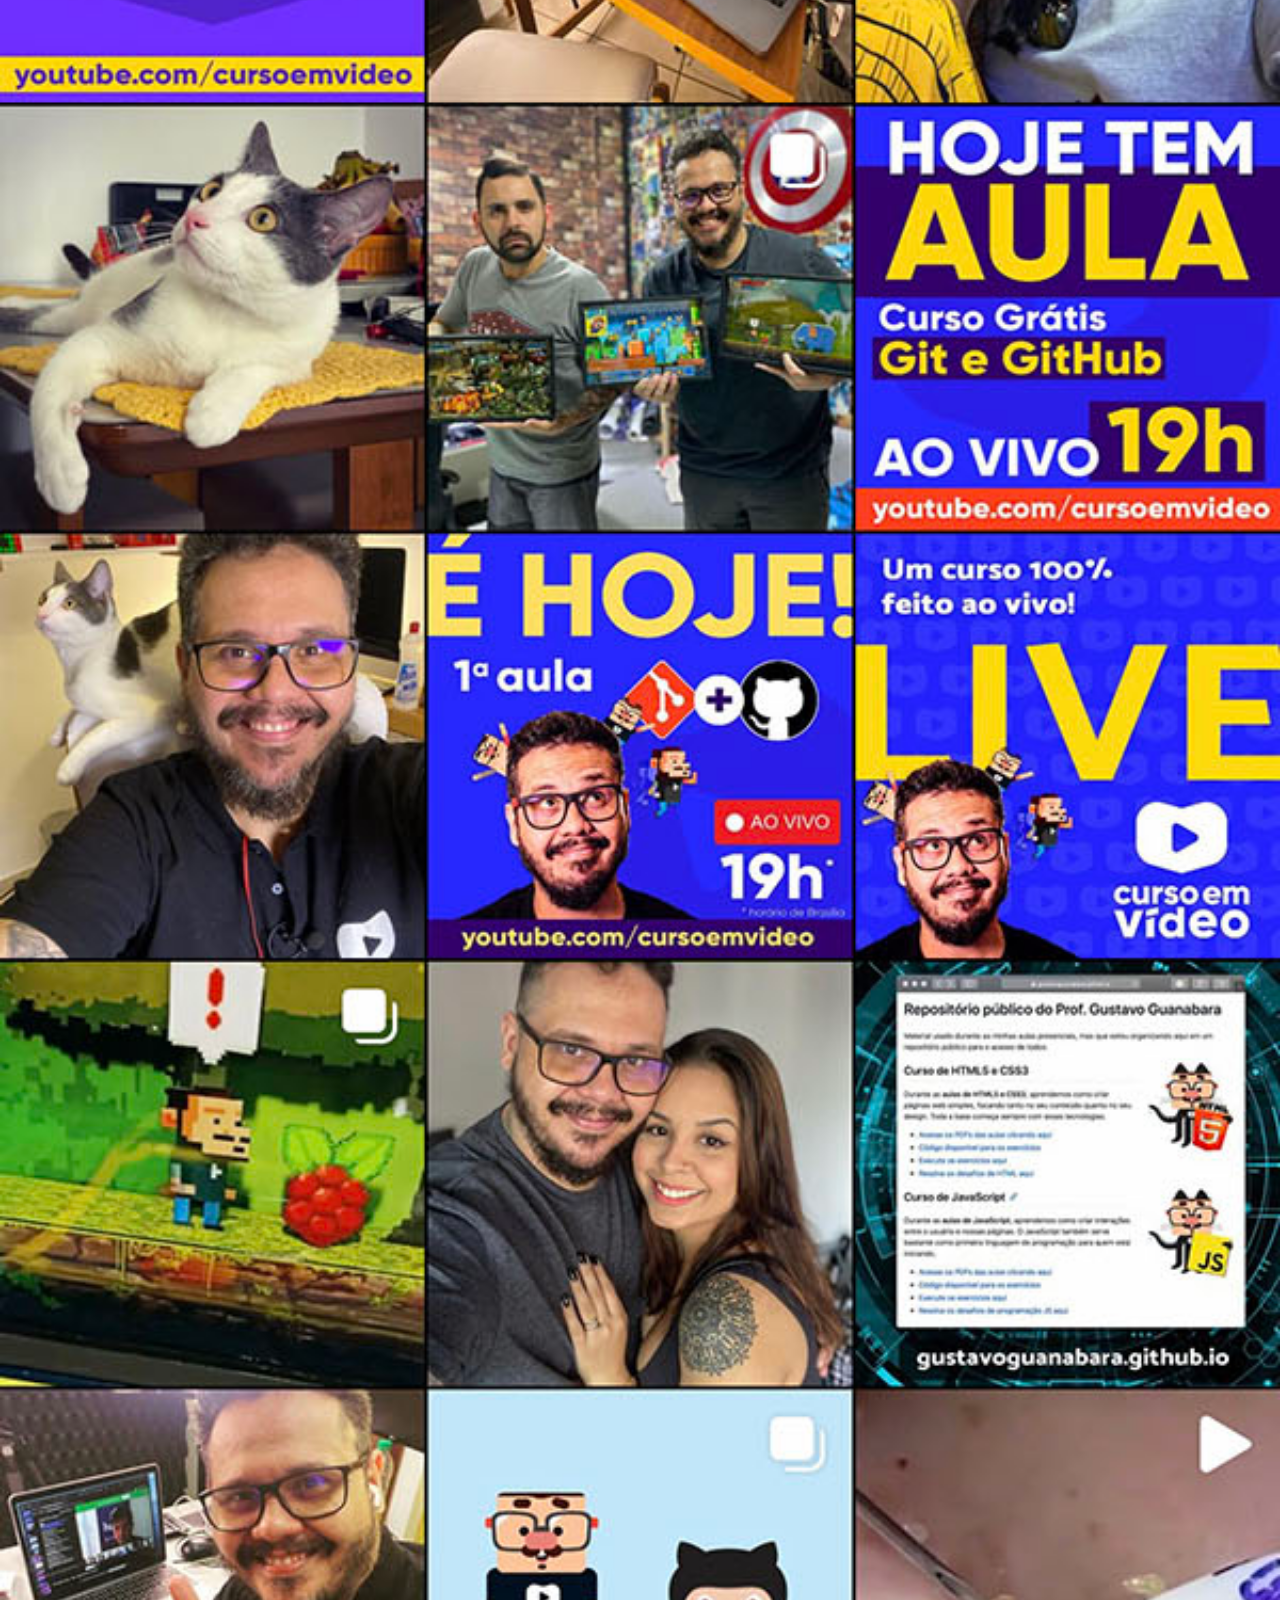
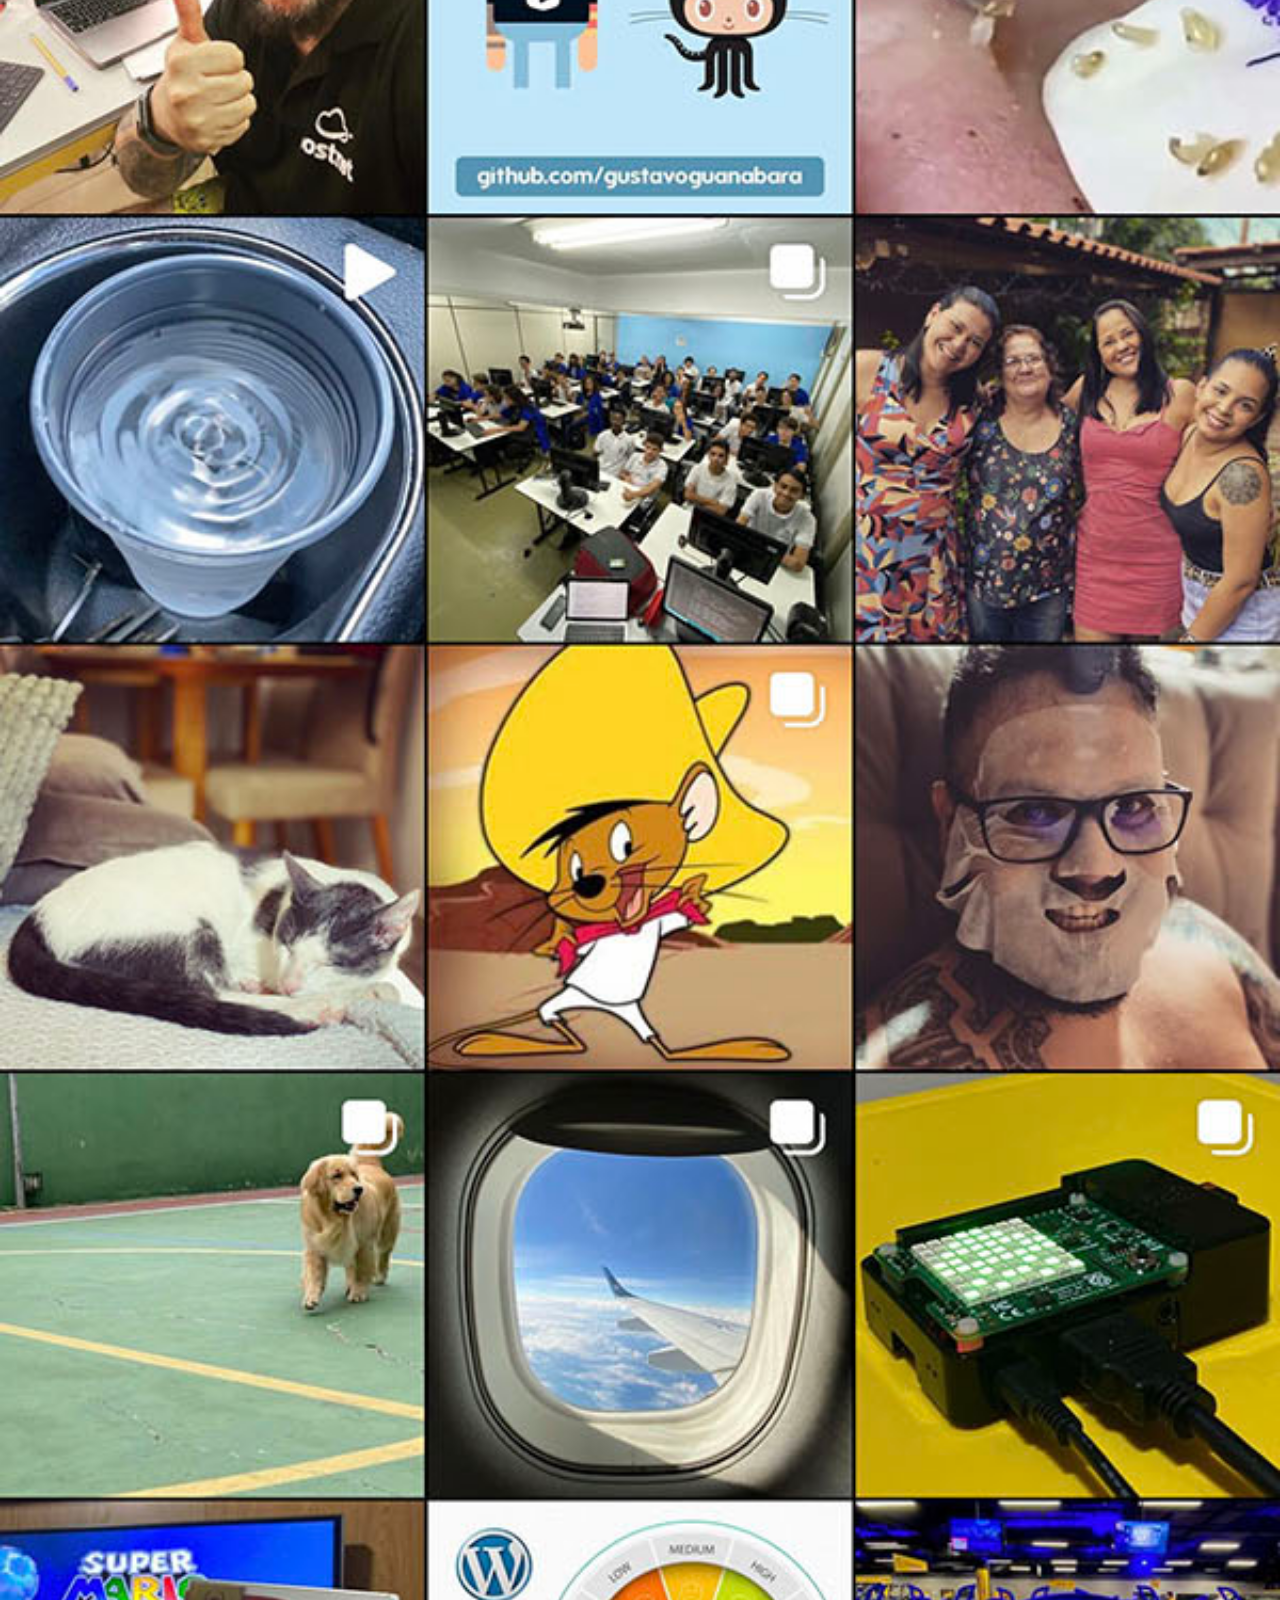
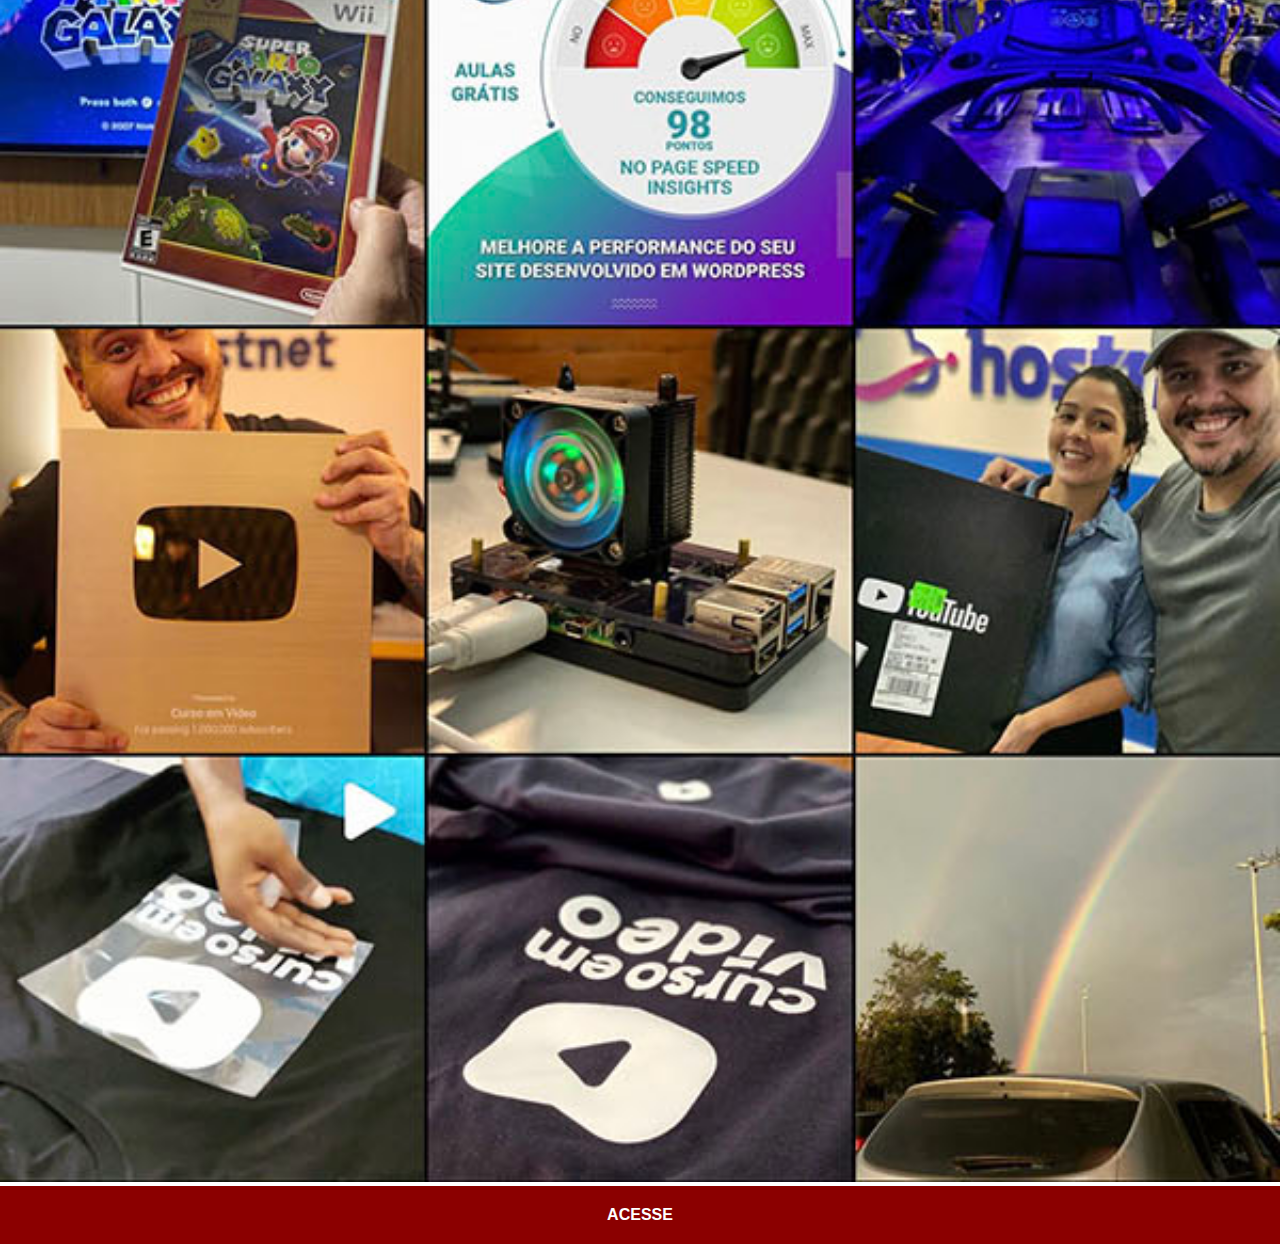
<file: instagram.html>
<!DOCTYPE html>
<html lang="pt-br">
<head>
    <meta charset="UTF-8">
    <meta http-equiv="X-UA-Compatible" content="IE=edge">
    <meta name="viewport" content="width=device-width, initial-scale=1.0">
    <title>Instagram</title>
    <link rel="stylesheet" href="estilos/social.css">
</head>
<body style="margin: 0;">
    <img src="imagens/tela-instagram.jpg" alt="instagram">
    <a href="https://www.instagram.com/joyceeealmeida/" target="_blank">ACESSE</a>
    
</body>
</html>
</file>
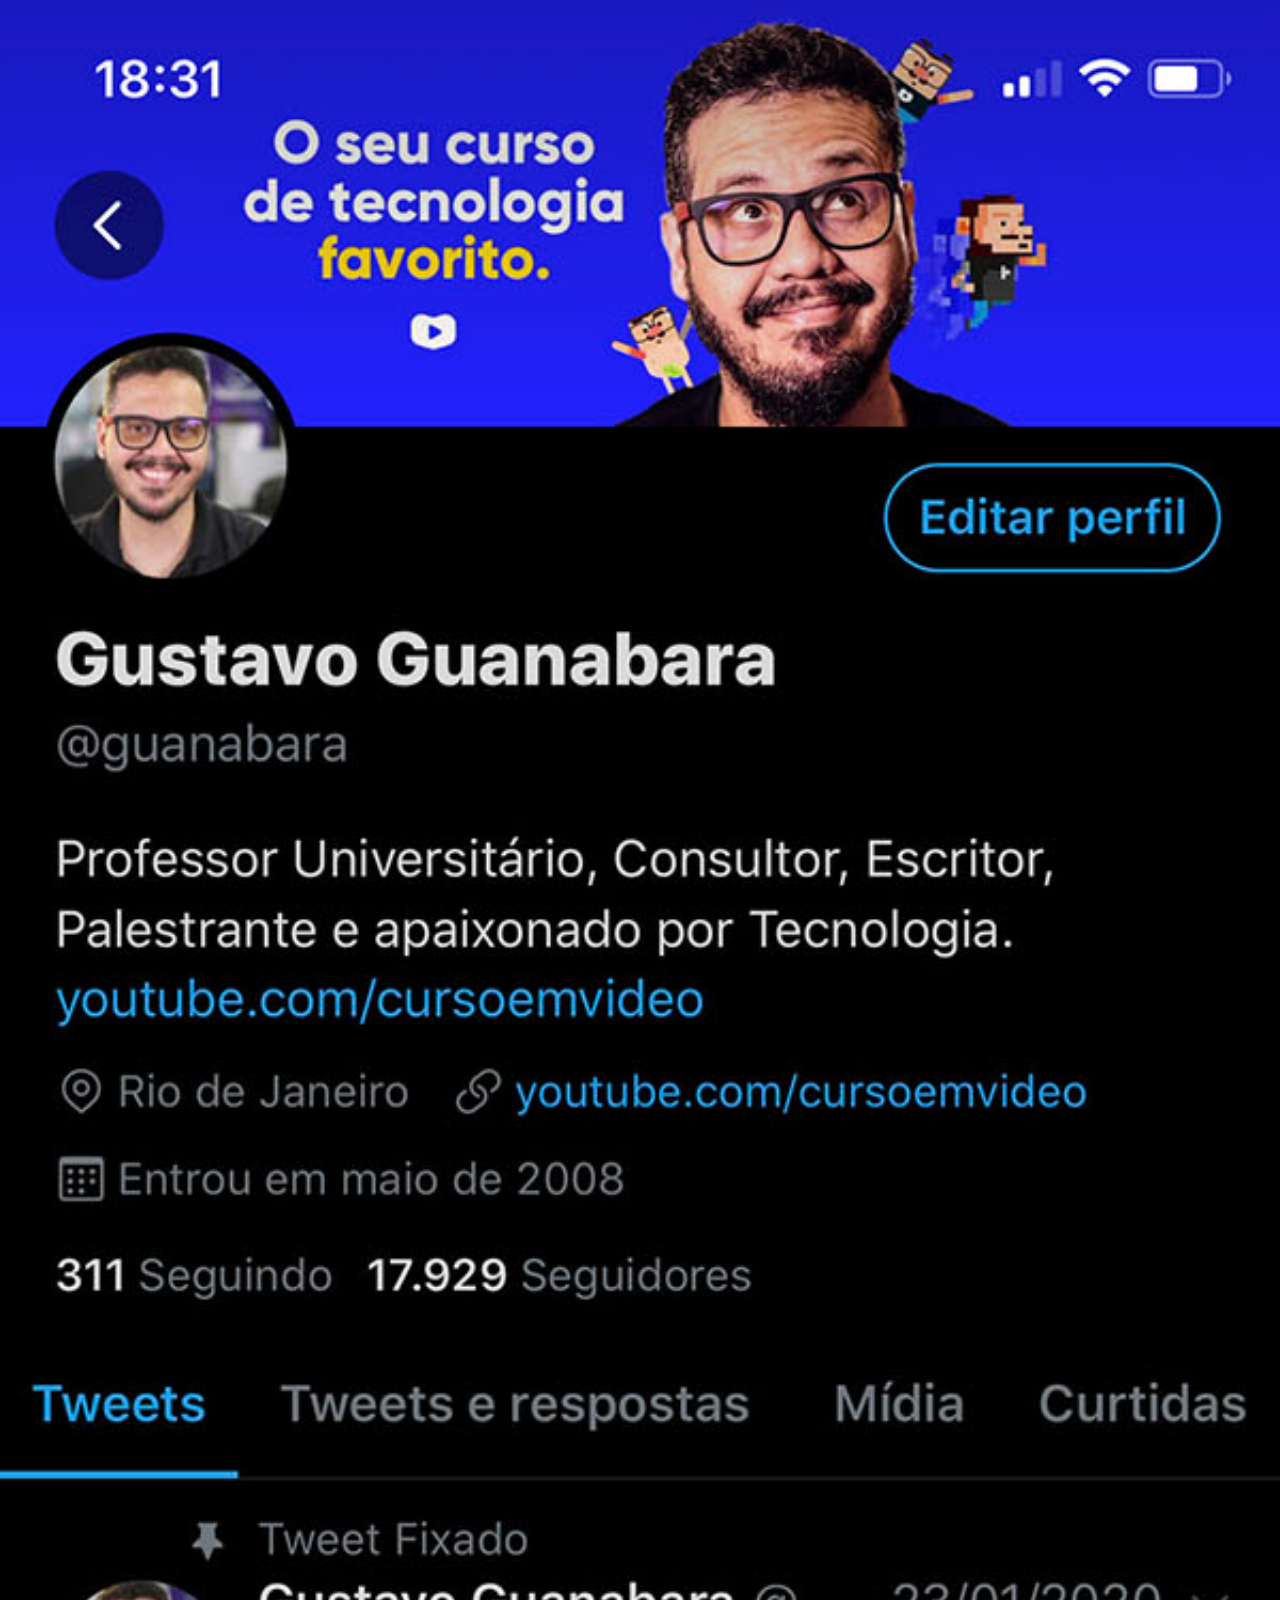
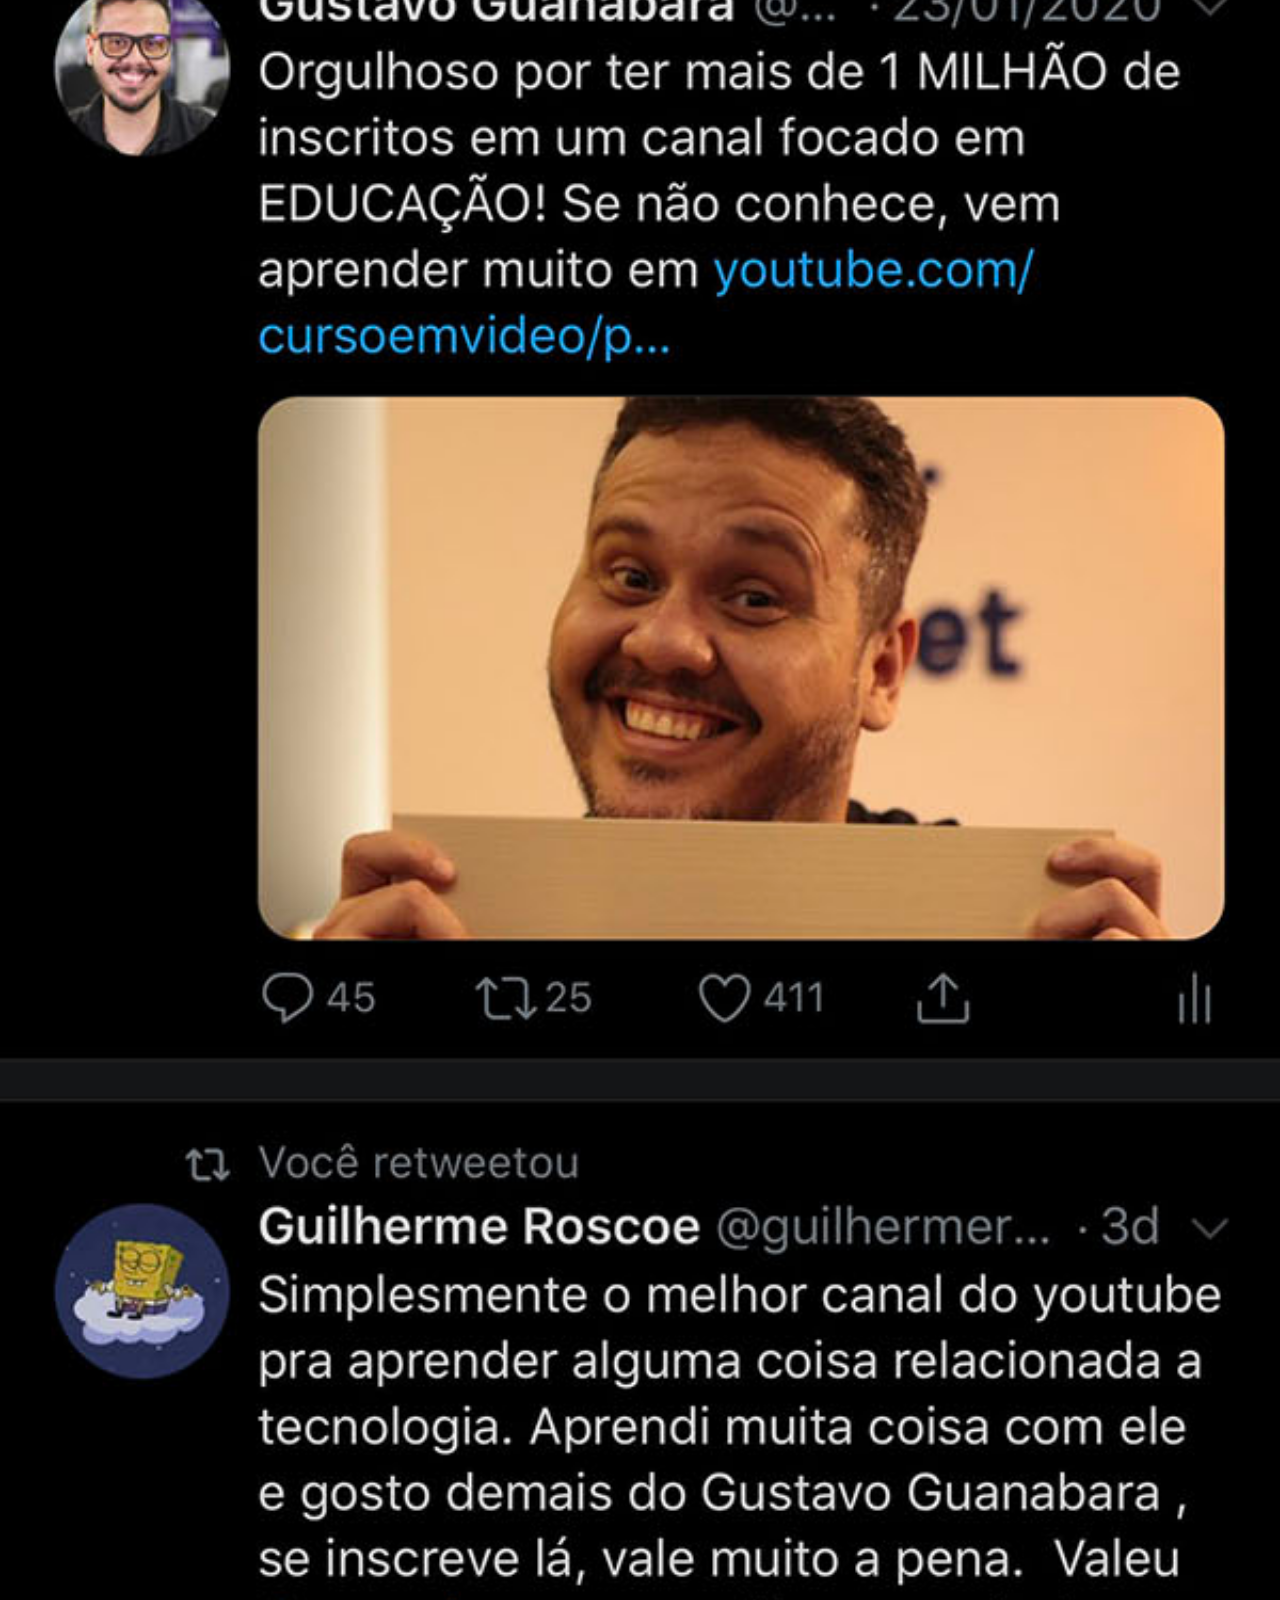
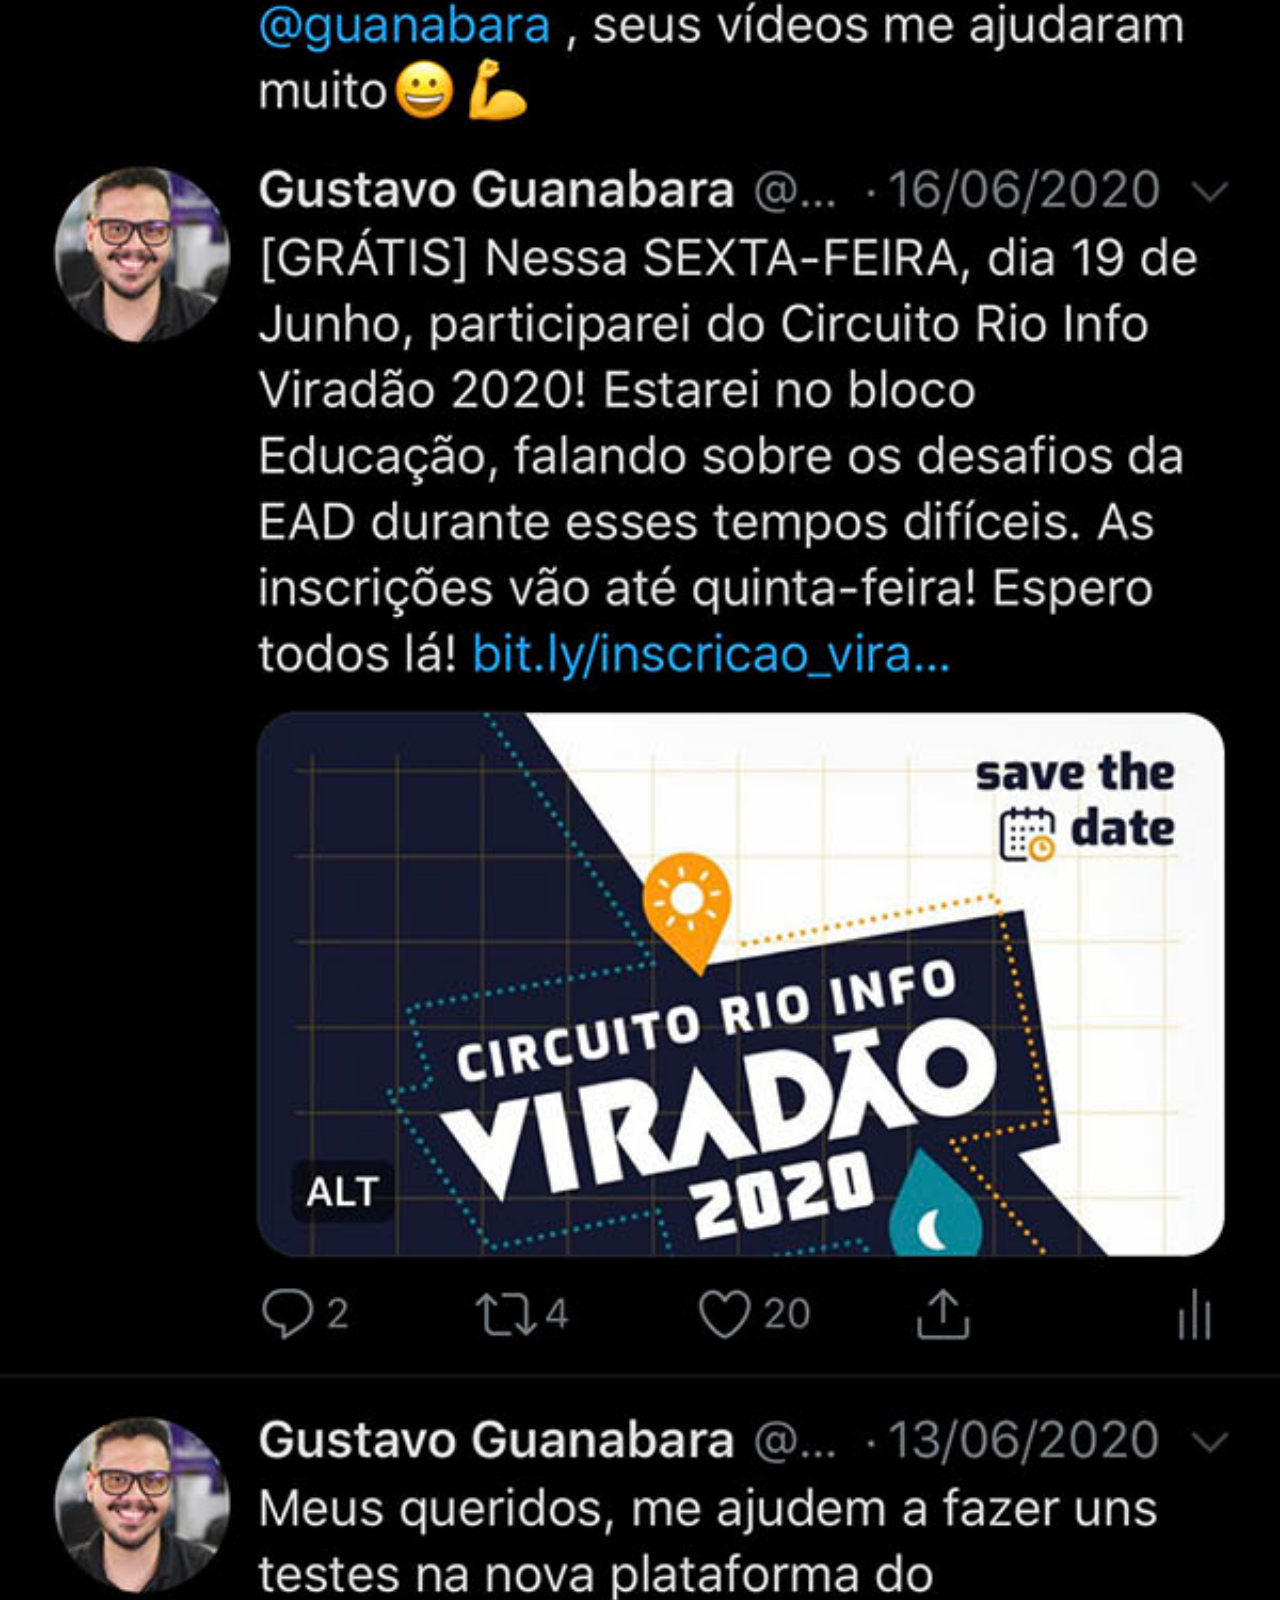
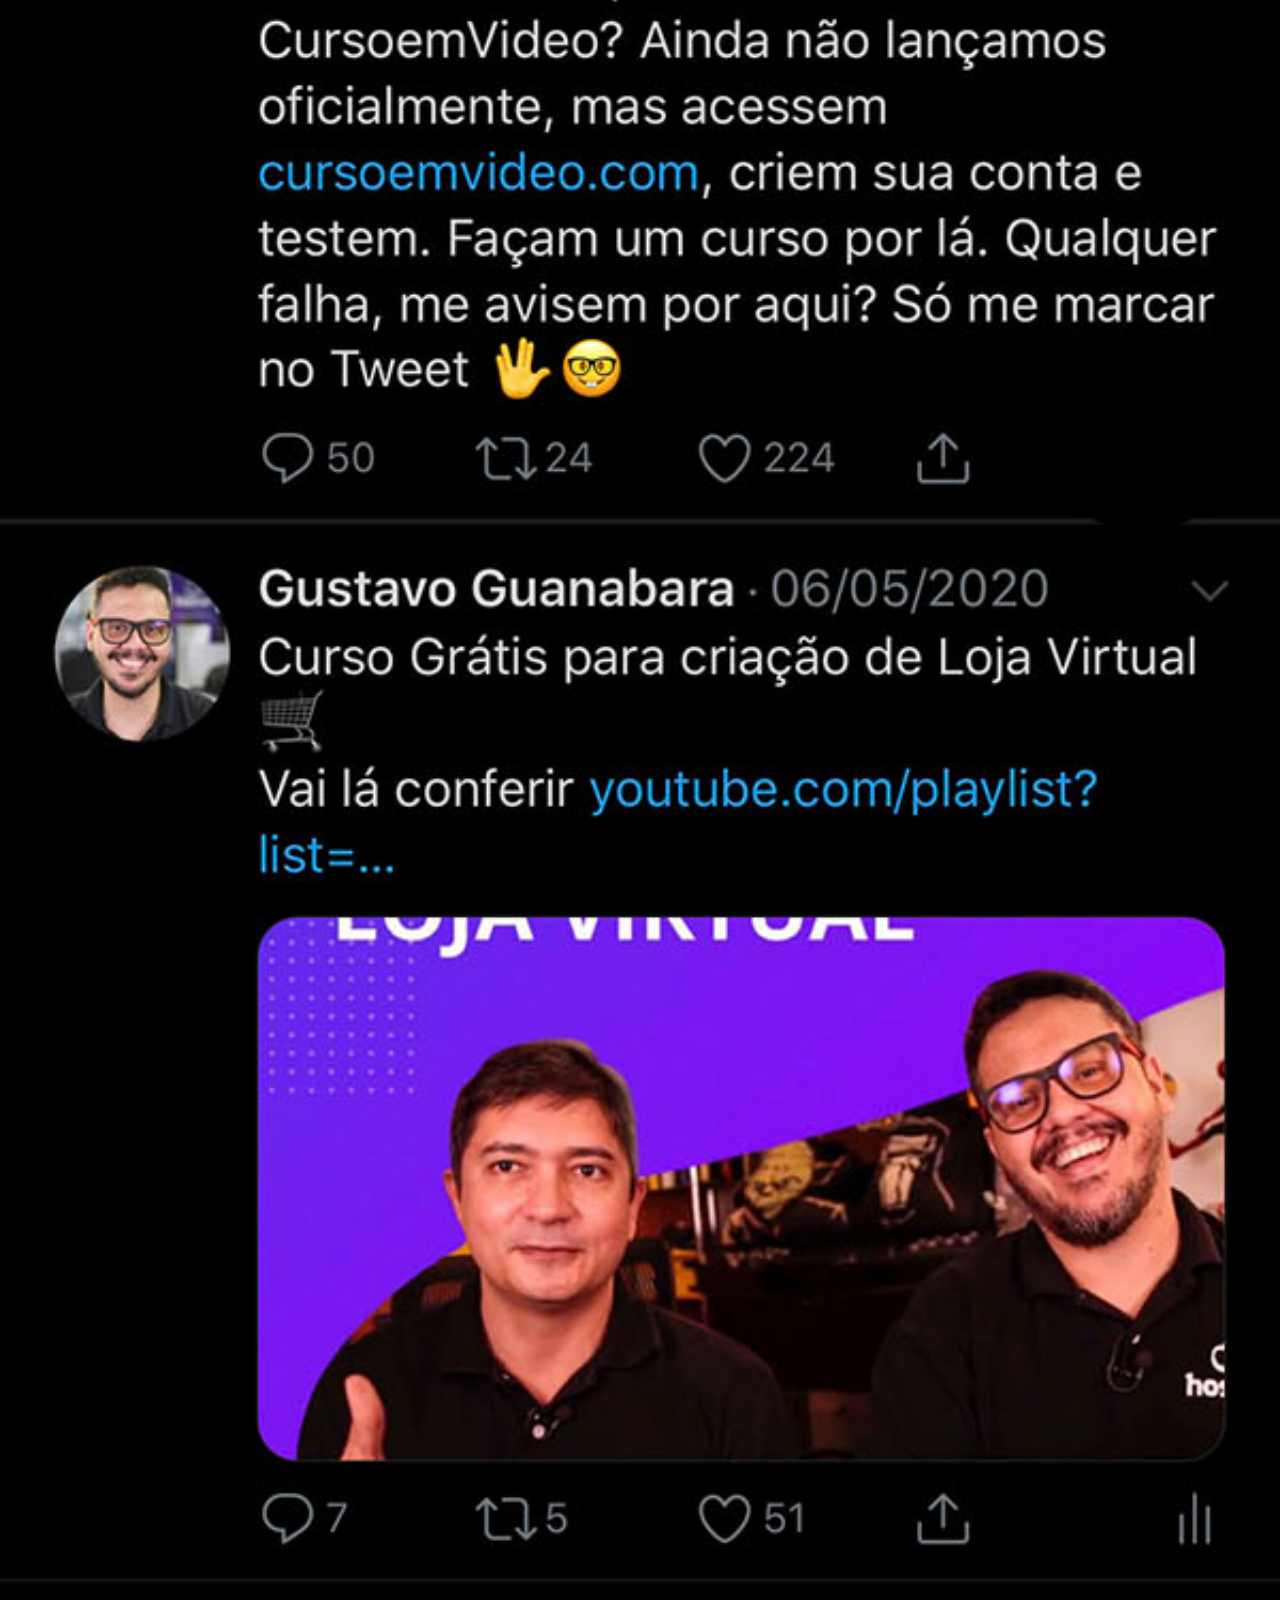
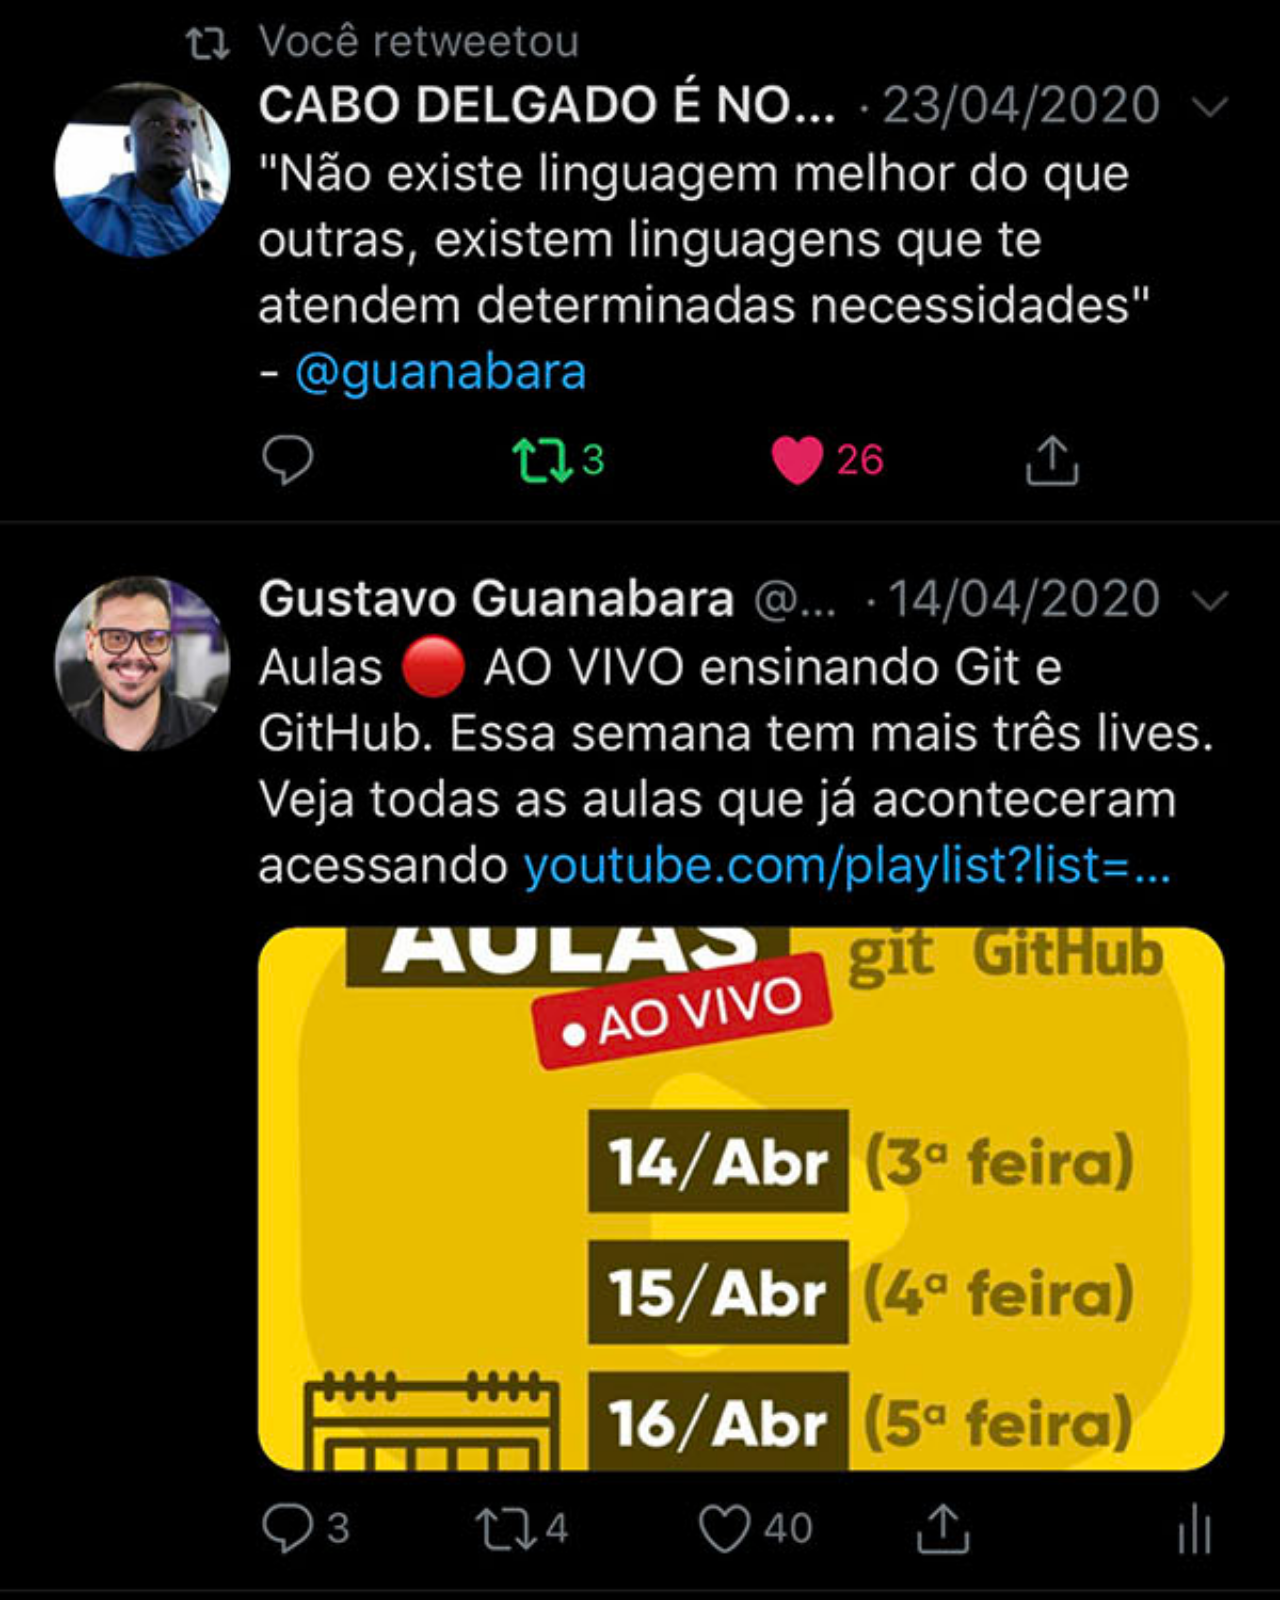
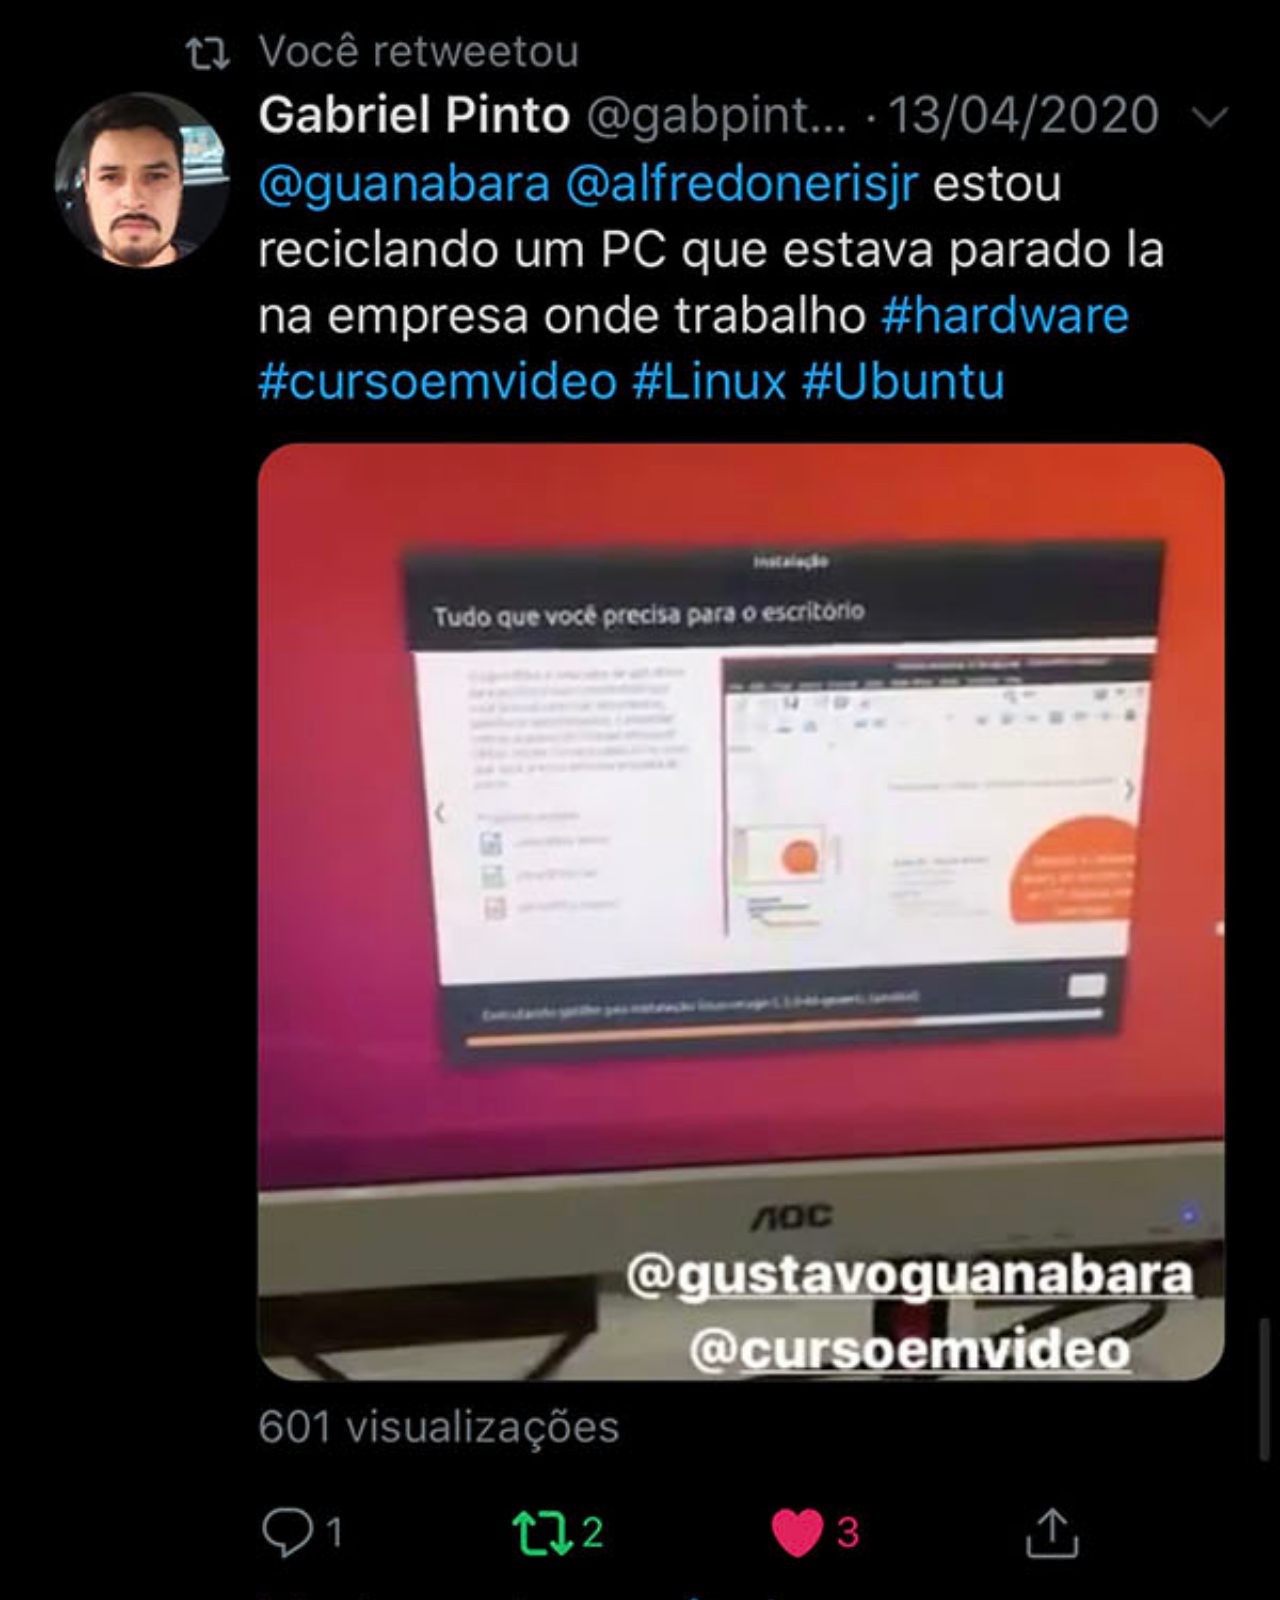
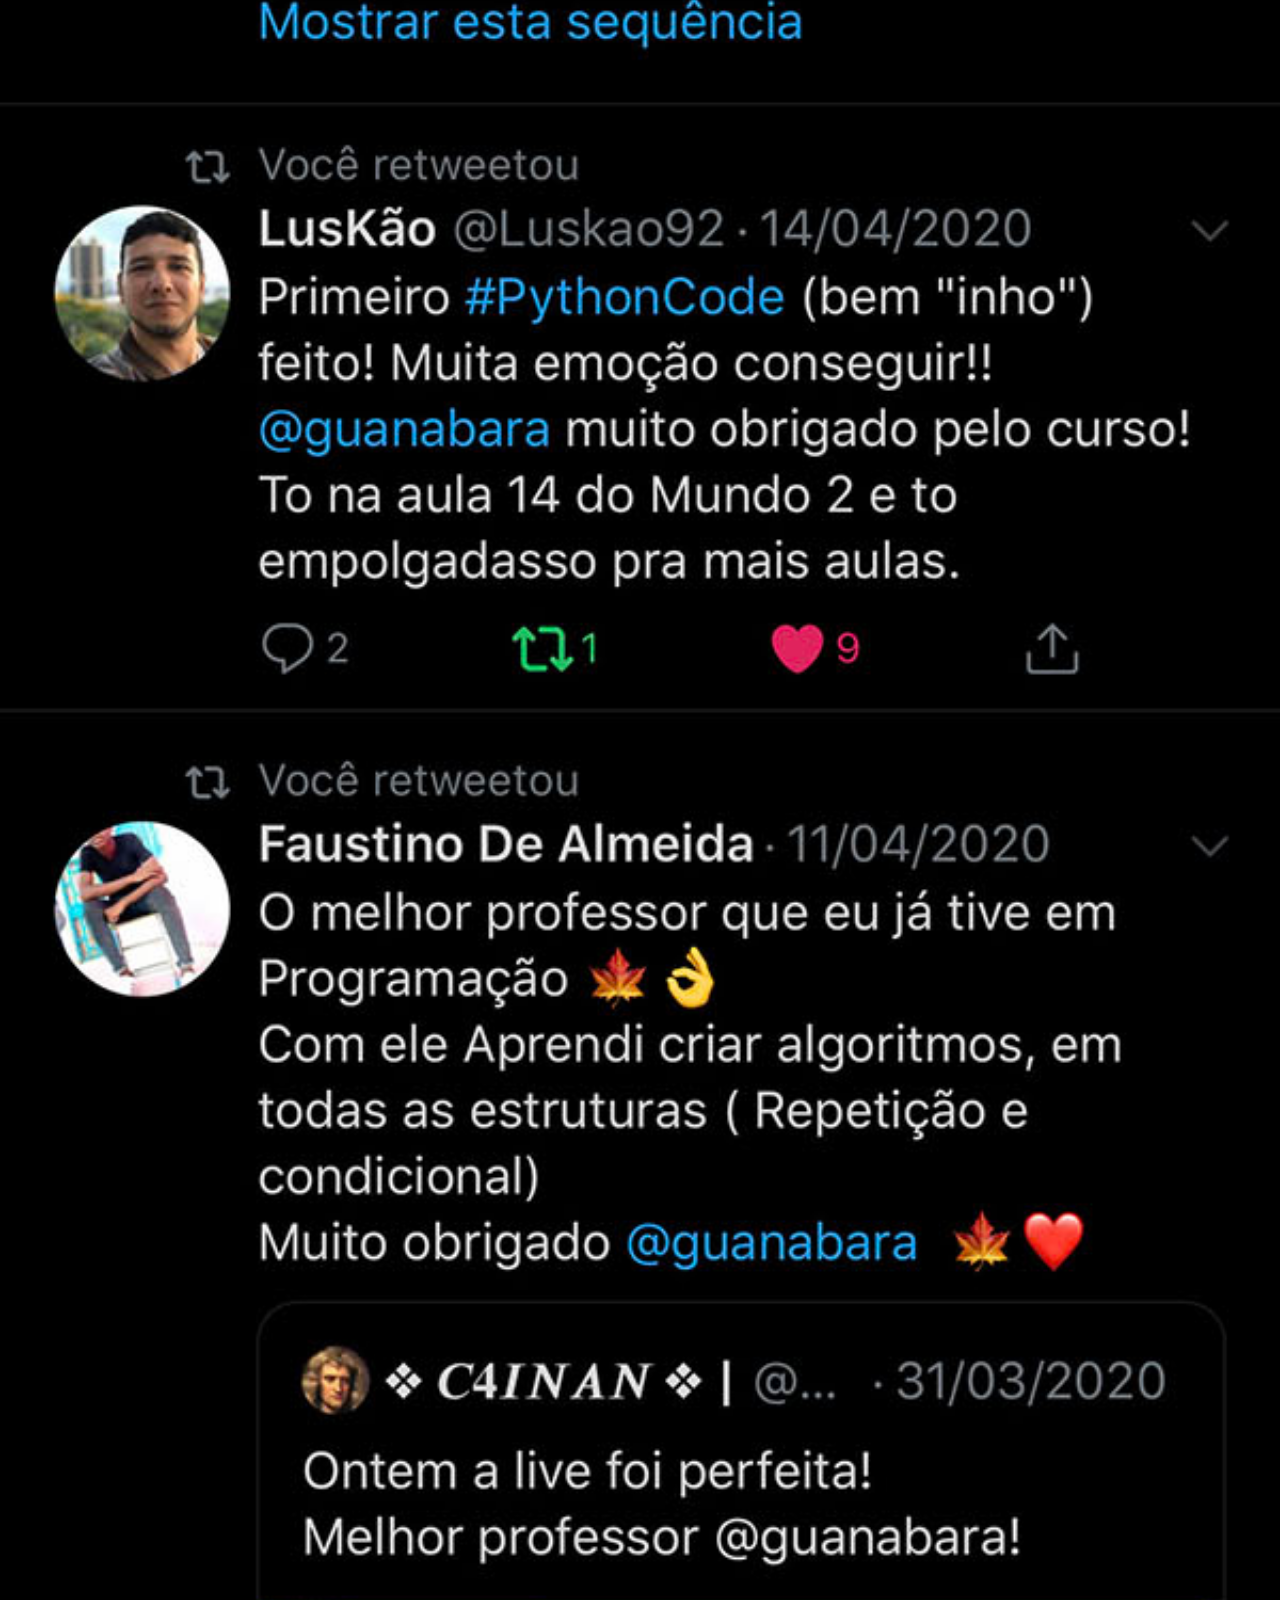
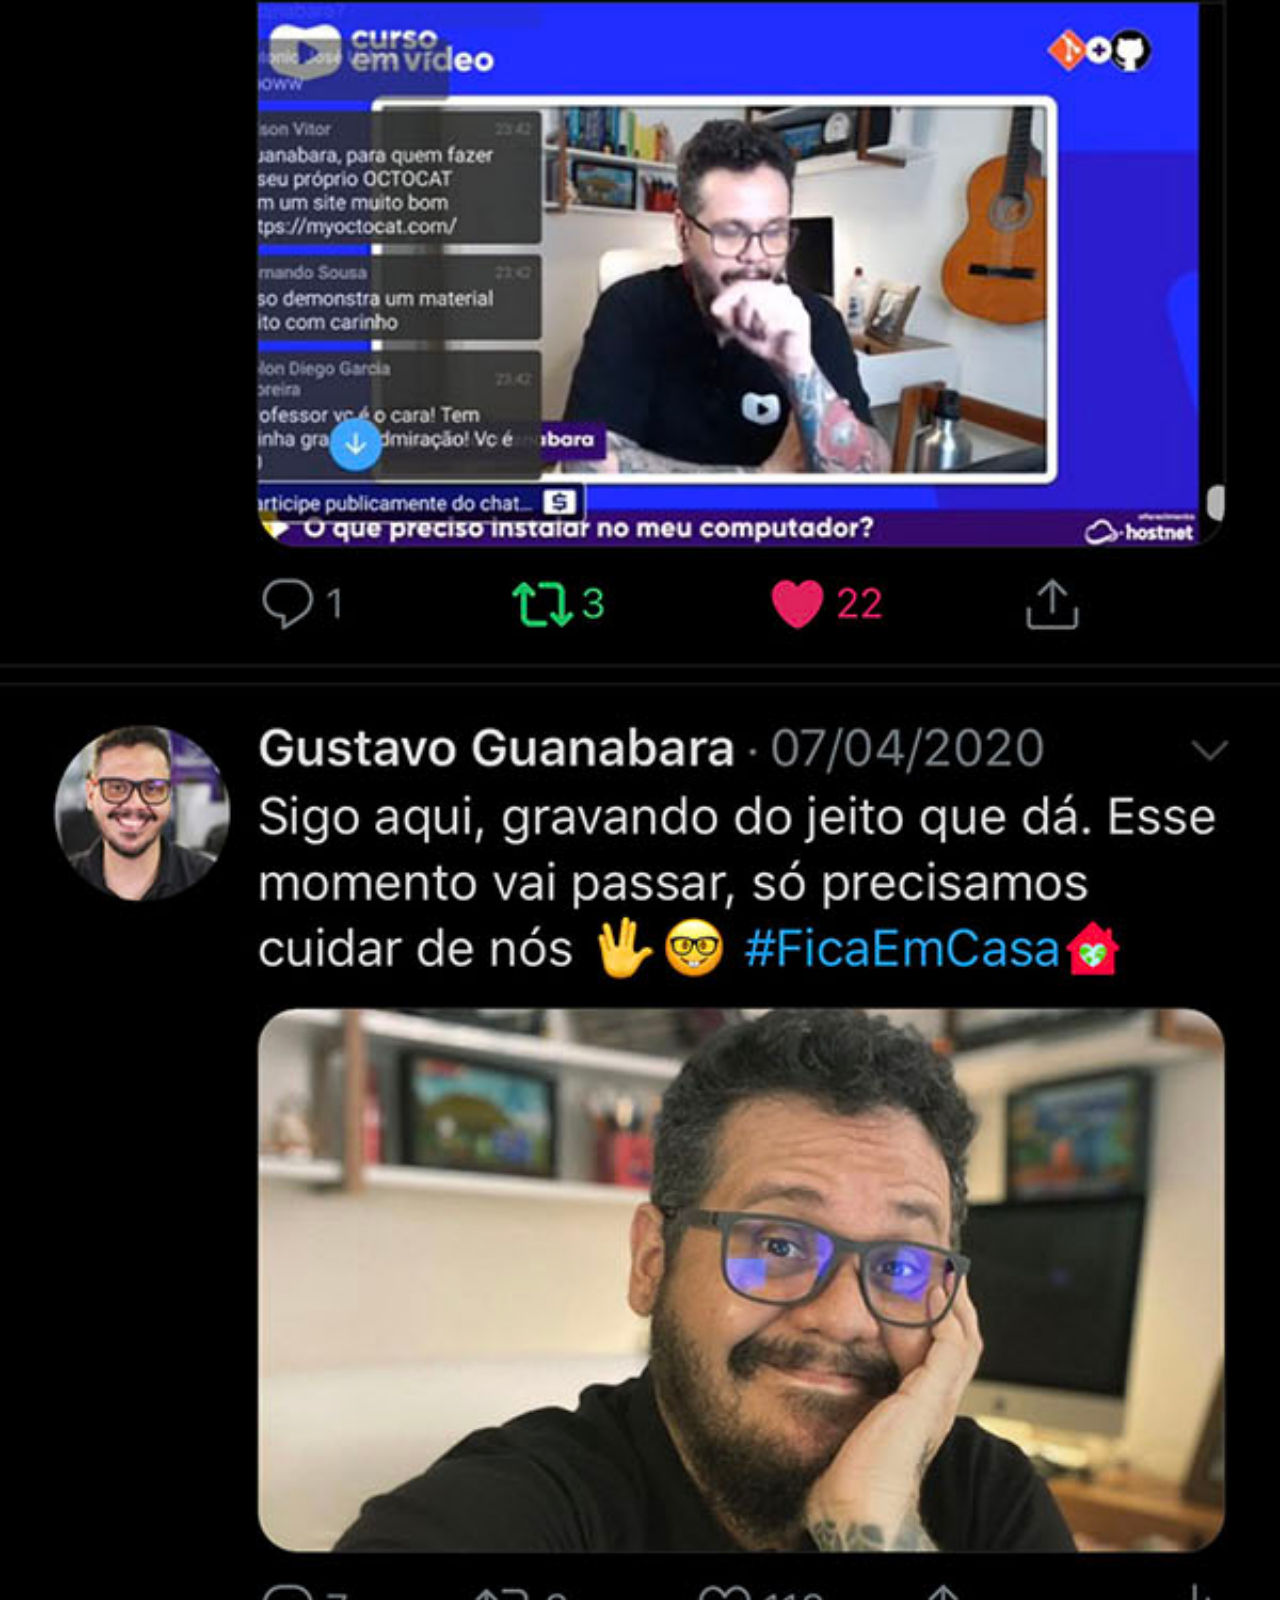
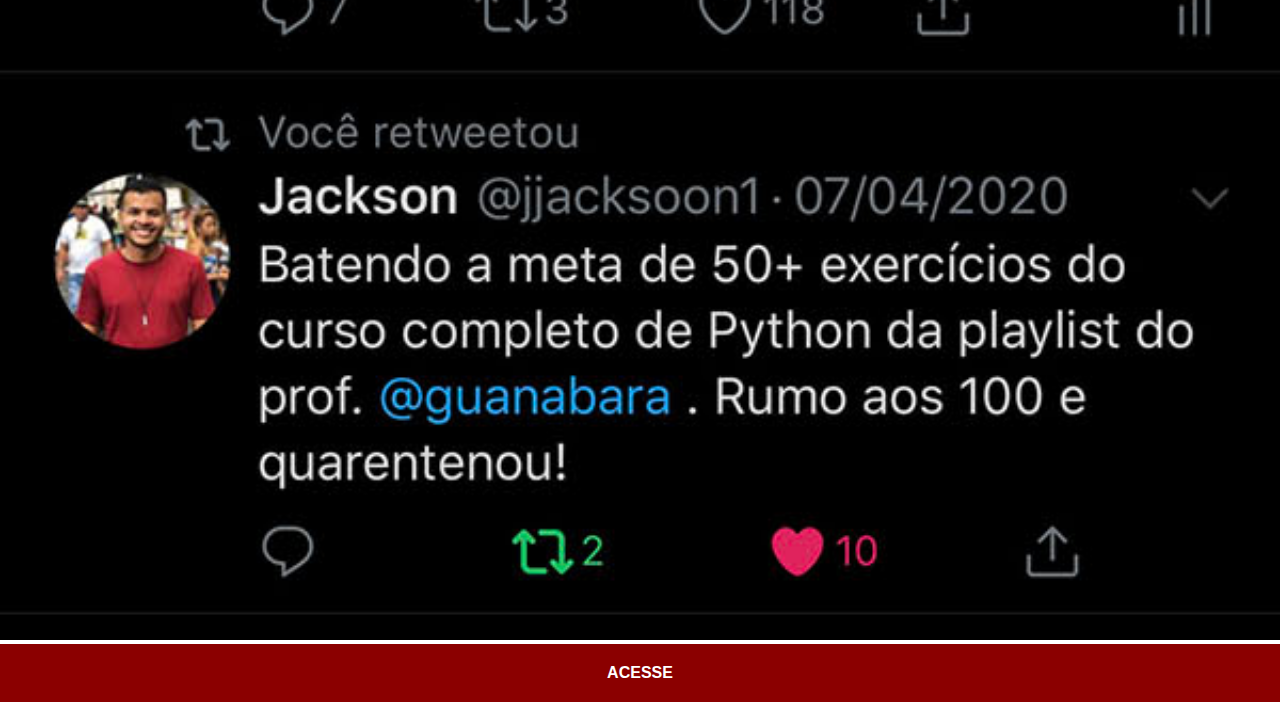
<file: twitter.html>
<!DOCTYPE html>
<html lang="pt-br">
<head>
    <meta charset="UTF-8">
    <meta http-equiv="X-UA-Compatible" content="IE=edge">
    <meta name="viewport" content="width=device-width, initial-scale=1.0">
    <title>Twitter</title>
    <link rel="stylesheet" href="estilos/social.css">
</head>
<body style="margin: 0;">
<img src="imagens/tela-twitter.jpg" alt="twitter">
<a href="https://twitter.com/joycealmeidasx">ACESSE</a>
    
</body>
</html>
</file>
<file: estilos/style.css>
@charset "UTF-8"


*{
    margin: 0px;
    padding: 0px;
    font-family: Arial, Helvetica, sans-serif;
}
html, body{
    height: 100vh;
    width: 100vw;
    
}
body{
    background: url(../imagens/fundo-madeira.jpg) no-repeat top center;
    background-size: cover;
    background-attachment: fixed;

}
main{
    height: 100vh;
    position: relative ;

}
section#telefone{
    position: absolute;
    top: 50%;
    left: 50%;
    transform: translate(-50%, -50%);

    height: 627px;
    width: 311px;
    background: url(../imagens/frame-iphone.png) no-repeat;
    
}
iframe#tela{
    position: relative ;
    top: 80px;
    left: 22px;
    height: 471px;
    width: 267px;
}

iframe#tela html body{
    margin: 0;
}

section#redes-sociais{
    text-align: right;
}
section#redes-sociais img{
    width: 50px;
    margin: 10px;
    border-radius:50%;
    box-shadow: 2px 2px 5px rgba(0, 0, 0, 0.400);
    box-sizing: border-box;
}
section#redes-sociais img:hover{
    border: 2px  solid rgba(255, 255, 255, 0.637);
    transform: translate(-3px, -3px);
    box-shadow: 5px 5px 10px rgba(0, 0, 0, 0.623);
    transition: transform .3s, border 1s;

}
</file>
<file: estilos/social.css>
@charset "UTF-8"

*{
    margin: 0px;
    padding: 0px;
    font-family: Arial, Helvetica, sans-serif;
}
::-webkit-scrollbar{
    width: 0px;
    height: 0px;
}
img{
     width: 100vw;
}
a{
    display: block;
    text-align: center;
    text-decoration: none;
    background-color: darkred;
    color: white;
    padding: 20px; 
    font-weight: bolder;
    font-family: Arial, Helvetica, sans-serif;

}
a:hover{
    background-color: red;
}
</file>
